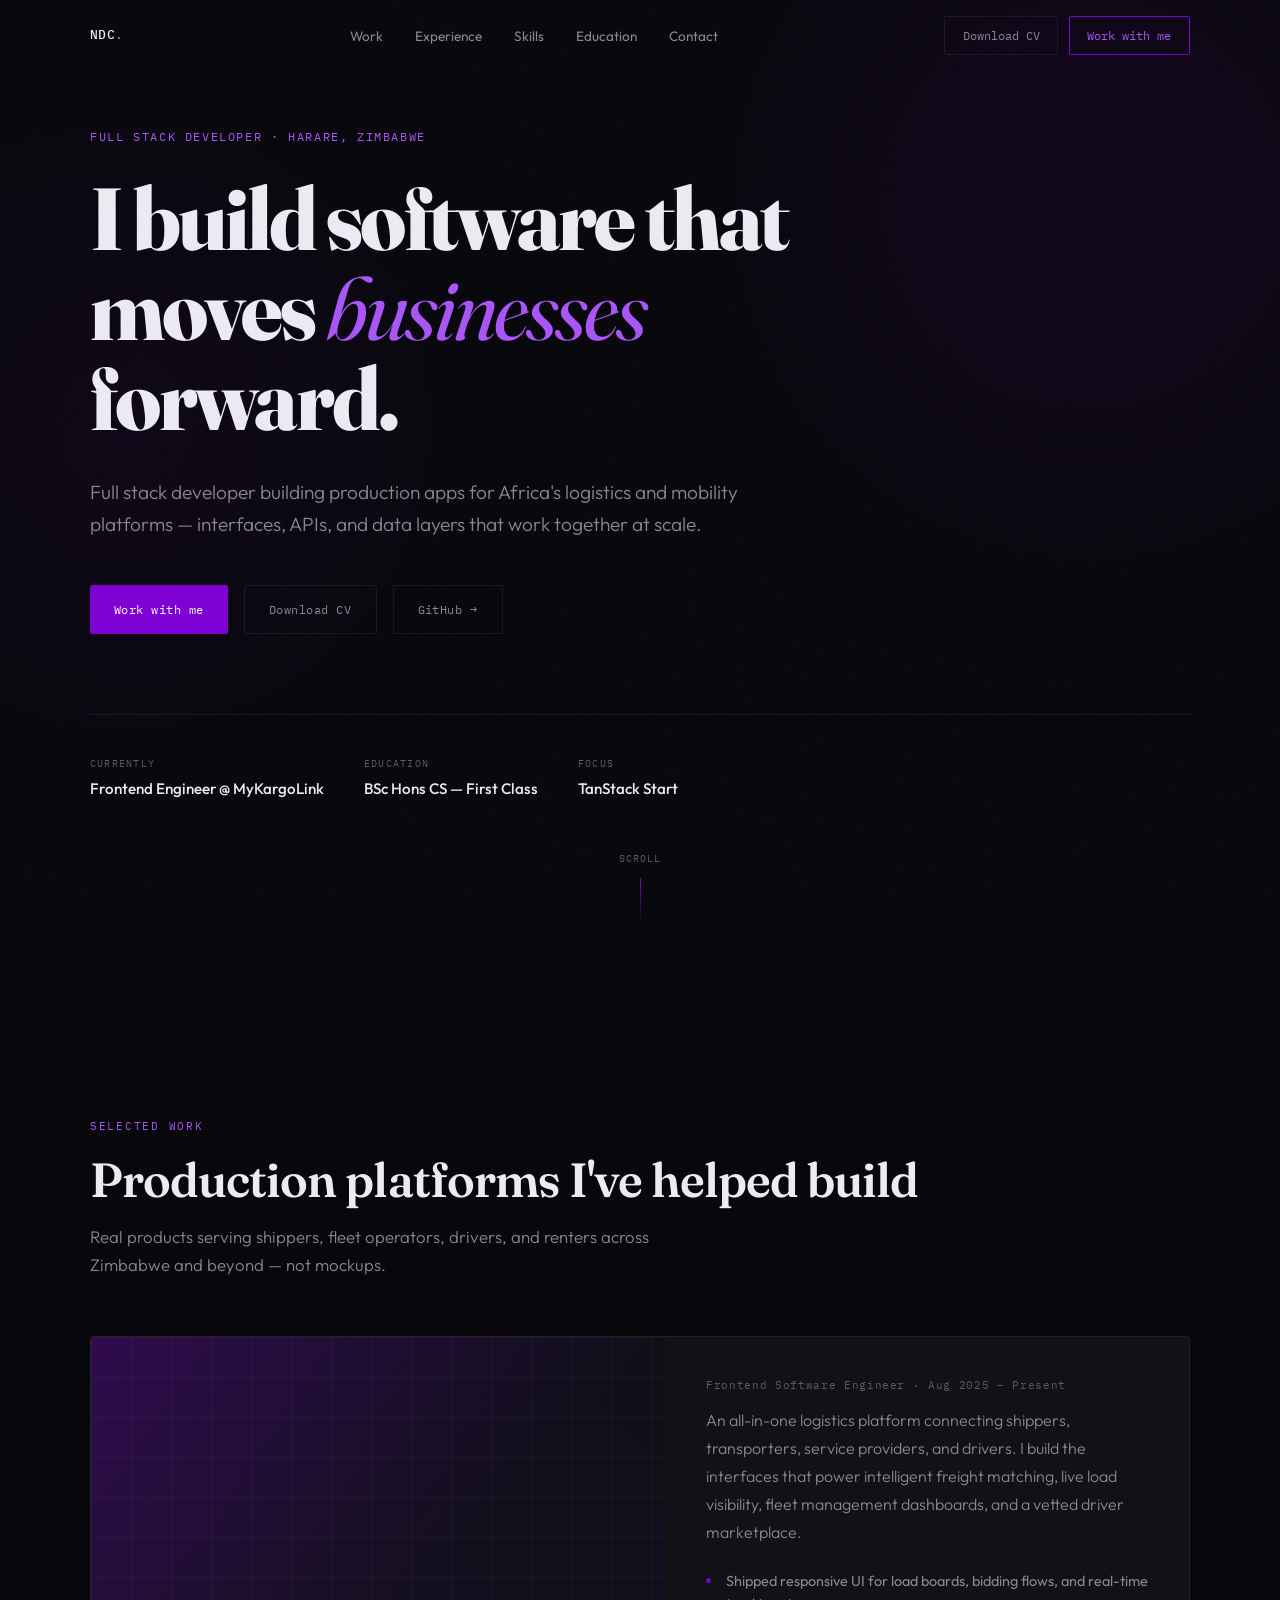
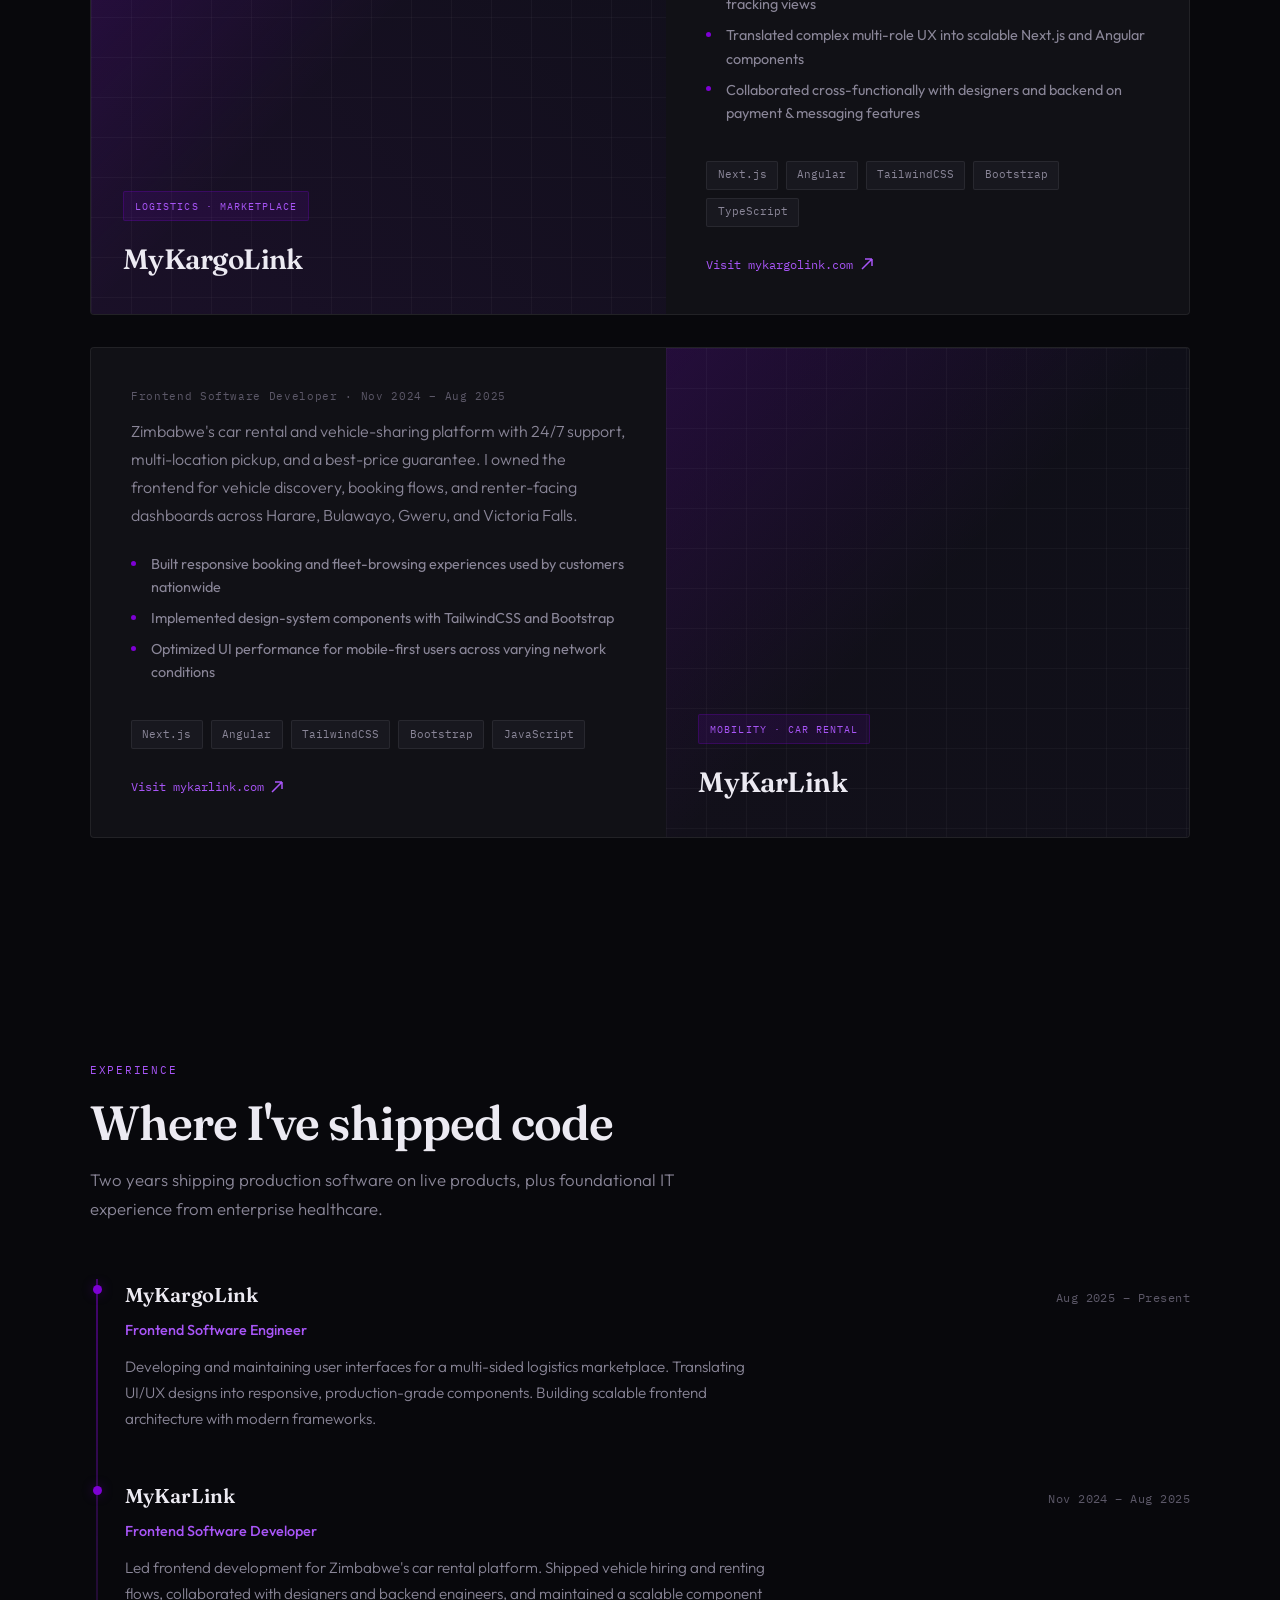
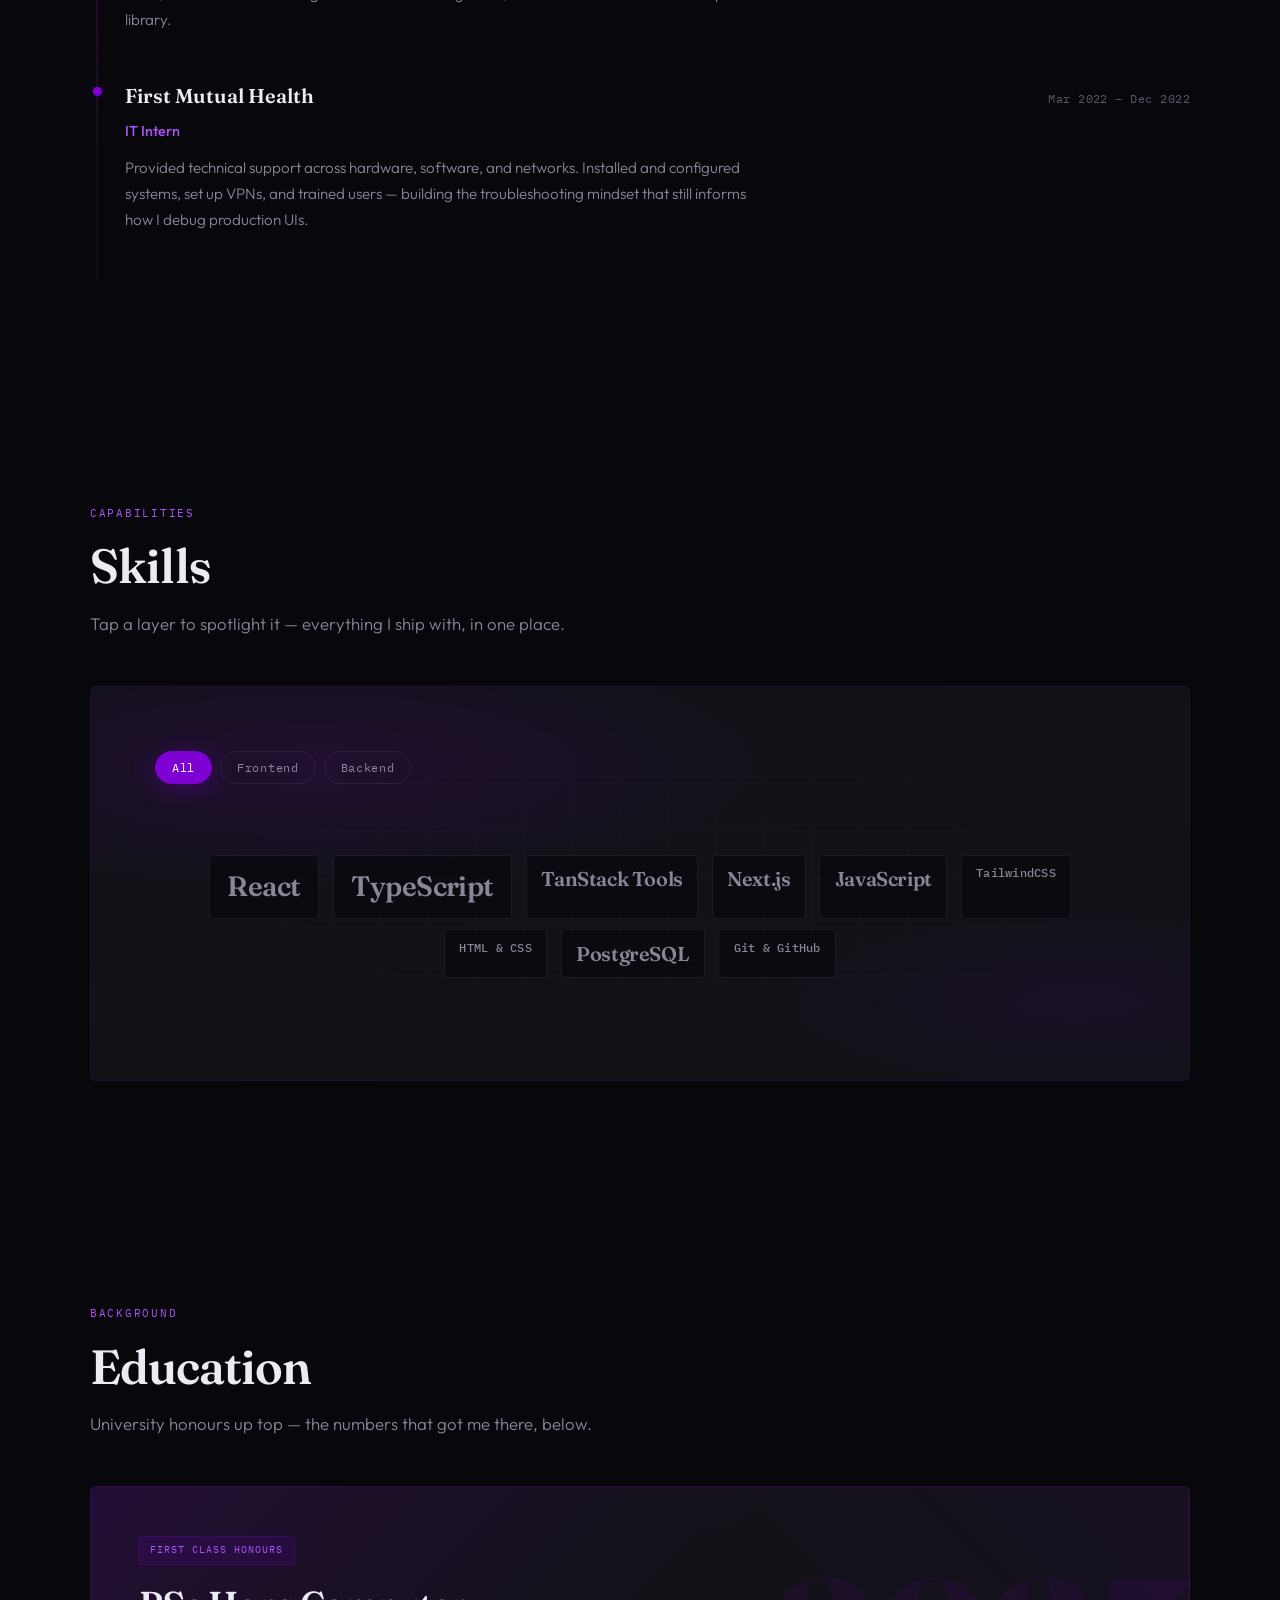
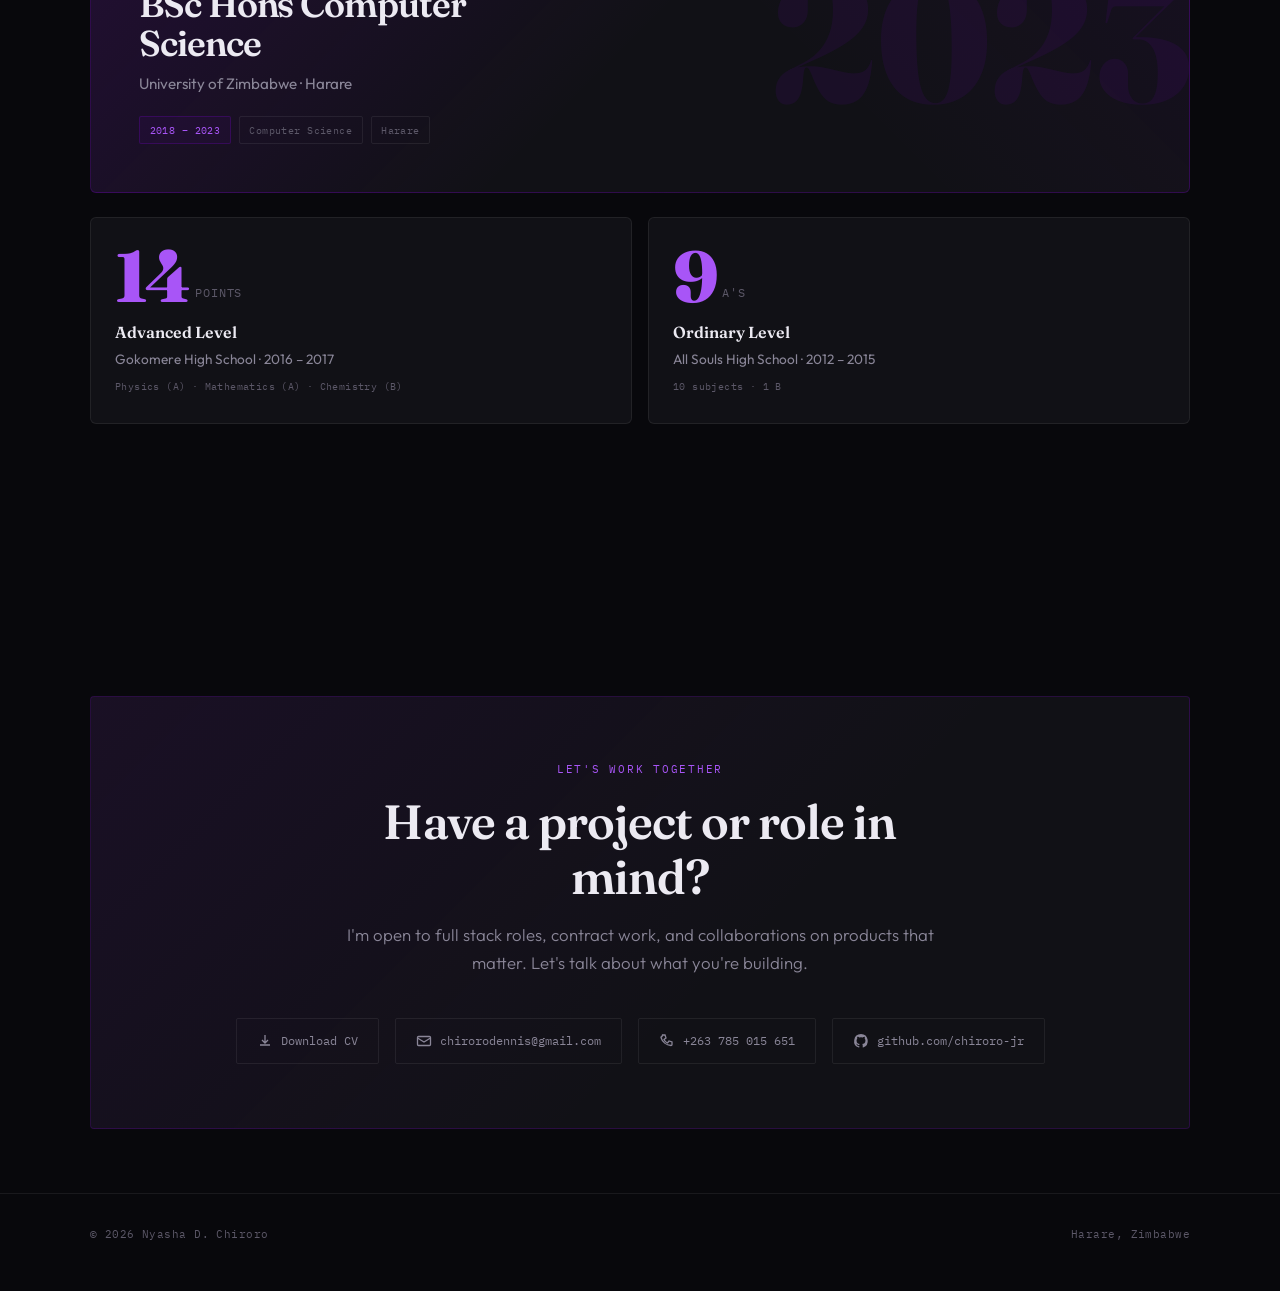
<file: index.html>
<!DOCTYPE html>
<html lang="en">
<head>
  <meta charset="UTF-8">
  <meta name="viewport" content="width=device-width, initial-scale=1.0">
  <title>Nyasha D. Chiroro — Full Stack Developer</title>
  <meta name="description" content="Nyasha D. Chiroro — Full Stack Developer based in Harare, Zimbabwe, currently building logistics and mobility platforms. Remote-friendly and open to work globally. React, TypeScript, TanStack, PostgreSQL.">
  <meta name="author" content="Nyasha D. Chiroro">
  <meta name="robots" content="index, follow">
  <meta name="theme-color" content="#7e01d4">
  <link rel="canonical" href="https://nyashachiroro.com/">
  <link rel="me" href="https://github.com/chiroro-jr/">

  <!-- Open Graph -->
  <meta property="og:type" content="website">
  <meta property="og:site_name" content="Nyasha D. Chiroro">
  <meta property="og:title" content="Nyasha D. Chiroro — Full Stack Developer">
  <meta property="og:description" content="Full Stack Developer based in Harare, Zimbabwe, currently building logistics and mobility platforms. Remote-friendly and open to work globally.">
  <meta property="og:url" content="https://nyashachiroro.com/">
  <meta property="og:locale" content="en">
  <meta property="og:image" content="https://nyashachiroro.com/og-image.jpg">
  <meta property="og:image:secure_url" content="https://nyashachiroro.com/og-image.jpg">
  <meta property="og:image:type" content="image/jpeg">
  <meta property="og:image:width" content="1200">
  <meta property="og:image:height" content="630">
  <meta property="og:image:alt" content="Nyasha D. Chiroro — Full Stack Developer portfolio">

  <!-- Twitter -->
  <meta name="twitter:card" content="summary_large_image">
  <meta name="twitter:title" content="Nyasha D. Chiroro — Full Stack Developer">
  <meta name="twitter:description" content="Full Stack Developer based in Harare, Zimbabwe, currently building logistics and mobility platforms. Remote-friendly and open to work globally.">
  <meta name="twitter:image" content="https://nyashachiroro.com/og-image.jpg">
  <meta name="twitter:image:alt" content="Nyasha D. Chiroro — Full Stack Developer portfolio">

  <script type="application/ld+json">
  {
    "@context": "https://schema.org",
    "@graph": [
      {
        "@type": "WebSite",
        "@id": "https://nyashachiroro.com/#website",
        "url": "https://nyashachiroro.com/",
        "name": "Nyasha D. Chiroro",
        "description": "Portfolio of Nyasha D. Chiroro, Full Stack Developer",
        "inLanguage": "en"
      },
      {
        "@type": "Person",
        "@id": "https://nyashachiroro.com/#person",
        "name": "Nyasha D. Chiroro",
        "url": "https://nyashachiroro.com/",
        "email": "chirorodennis@gmail.com",
        "jobTitle": "Full Stack Developer",
        "description": "Full Stack Developer based in Harare, Zimbabwe, currently building logistics and mobility platforms. Remote-friendly and open to work globally.",
        "address": {
          "@type": "PostalAddress",
          "addressLocality": "Harare",
          "addressCountry": "ZW"
        },
        "sameAs": [
          "https://github.com/chiroro-jr/"
        ],
        "knowsAbout": [
          "TypeScript",
          "JavaScript",
          "React",
          "Next.js",
          "TanStack",
          "HTML",
          "CSS",
          "Tailwind CSS",
          "PostgreSQL"
        ],
        "worksFor": {
          "@type": "Organization",
          "name": "MyKargoLink"
        },
        "alumniOf": {
          "@type": "CollegeOrUniversity",
          "name": "University of Zimbabwe"
        }
      },
      {
        "@type": "ProfilePage",
        "@id": "https://nyashachiroro.com/#profile",
        "url": "https://nyashachiroro.com/",
        "name": "Nyasha D. Chiroro — Full Stack Developer",
        "description": "Portfolio and CV of Nyasha D. Chiroro",
        "mainEntity": { "@id": "https://nyashachiroro.com/#person" },
        "isPartOf": { "@id": "https://nyashachiroro.com/#website" },
        "inLanguage": "en"
      }
    ]
  }
  </script>

  <link rel="preconnect" href="https://fonts.googleapis.com">
  <link rel="preconnect" href="https://fonts.gstatic.com" crossorigin>
  <link href="https://fonts.googleapis.com/css2?family=Fraunces:ital,opsz,wght@0,9..144,400;0,9..144,600;0,9..144,800;1,9..144,400&family=Outfit:wght@300;400;500;600&family=IBM+Plex+Mono:wght@400;500&display=swap" rel="stylesheet">
  <style>
    :root {
      --purple: #7e01d4;
      --purple-light: #a855f7;
      --purple-dim: rgba(126, 1, 212, 0.12);
      --purple-glow: rgba(126, 1, 212, 0.35);
      --bg: #08080c;
      --surface: #111116;
      --surface-raised: #18181f;
      --border: rgba(255, 255, 255, 0.07);
      --text: #eceaf2;
      --text-muted: #8a8698;
      --text-dim: #5c5868;
      --font-display: 'Fraunces', Georgia, serif;
      --font-body: 'Outfit', system-ui, sans-serif;
      --font-mono: 'IBM Plex Mono', monospace;
      --ease-out: cubic-bezier(0.16, 1, 0.3, 1);
      --max-width: 1180px;
    }

    *, *::before, *::after { box-sizing: border-box; margin: 0; padding: 0; }

    html {
      scroll-behavior: smooth;
      scroll-padding-top: 5rem;
    }

    body {
      font-family: var(--font-body);
      background: var(--bg);
      color: var(--text);
      line-height: 1.6;
      overflow-x: hidden;
      -webkit-font-smoothing: antialiased;
    }

    ::selection {
      background: var(--purple);
      color: white;
    }

    /* Grain overlay */
    body::before {
      content: '';
      position: fixed;
      inset: 0;
      background-image: url("data:image/svg+xml,%3Csvg viewBox='0 0 256 256' xmlns='http://www.w3.org/2000/svg'%3E%3Cfilter id='n'%3E%3CfeTurbulence type='fractalNoise' baseFrequency='0.85' numOctaves='4' stitchTiles='stitch'/%3E%3C/filter%3E%3Crect width='100%25' height='100%25' filter='url(%23n)' opacity='0.04'/%3E%3C/svg%3E");
      pointer-events: none;
      z-index: 9999;
      opacity: 0.5;
    }

    /* Ambient glow */
    .ambient {
      position: fixed;
      width: 60vw;
      height: 60vw;
      border-radius: 50%;
      filter: blur(120px);
      pointer-events: none;
      z-index: 0;
    }
    .ambient--1 {
      top: -20%;
      right: -15%;
      background: radial-gradient(circle, var(--purple-glow) 0%, transparent 70%);
      opacity: 0.4;
    }
    .ambient--2 {
      bottom: 10%;
      left: -20%;
      background: radial-gradient(circle, rgba(126, 1, 212, 0.15) 0%, transparent 70%);
      opacity: 0.6;
    }

    a { color: inherit; text-decoration: none; }

    .wrap {
      position: relative;
      z-index: 1;
      width: 100%;
      max-width: var(--max-width);
      margin: 0 auto;
      padding: 0 clamp(1.25rem, 4vw, 2.5rem);
    }

    /* ── Nav ── */
    nav {
      position: fixed;
      top: 0;
      left: 0;
      right: 0;
      z-index: 100;
      padding: 1rem 0;
      transition: background 0.4s var(--ease-out), border-color 0.4s;
      border-bottom: 1px solid transparent;
    }
    nav.scrolled {
      background: rgba(8, 8, 12, 0.85);
      backdrop-filter: blur(16px);
      border-color: var(--border);
    }
    nav .wrap {
      display: flex;
      align-items: center;
      justify-content: space-between;
    }
    .nav-logo {
      font-family: var(--font-mono);
      font-size: 0.8rem;
      font-weight: 500;
      letter-spacing: 0.02em;
      color: var(--text);
    }
    .nav-logo span { color: var(--purple-light); }
    .nav-links {
      display: flex;
      gap: 2rem;
      list-style: none;
    }
    .nav-links a {
      font-size: 0.85rem;
      font-weight: 400;
      color: var(--text-muted);
      transition: color 0.2s;
    }
    .nav-links a:hover { color: var(--text); }
    .nav-actions {
      display: flex;
      align-items: center;
      gap: 0.65rem;
    }
    .nav-cta {
      font-family: var(--font-mono);
      font-size: 0.75rem;
      padding: 0.55rem 1.1rem;
      border: 1px solid var(--purple);
      color: var(--purple-light);
      border-radius: 2px;
      transition: background 0.25s, color 0.25s, box-shadow 0.25s;
    }
    .nav-cta:hover {
      background: var(--purple);
      color: white;
      box-shadow: 0 0 24px var(--purple-glow);
    }
    .nav-cv {
      font-family: var(--font-mono);
      font-size: 0.75rem;
      padding: 0.55rem 1.1rem;
      border: 1px solid var(--border);
      color: var(--text-muted);
      border-radius: 2px;
      transition: border-color 0.25s, color 0.25s, background 0.25s;
    }
    .nav-cv:hover {
      border-color: var(--text-muted);
      color: var(--text);
      background: rgba(255, 255, 255, 0.03);
    }
    .nav-toggle {
      display: none;
      background: none;
      border: none;
      color: var(--text);
      cursor: pointer;
      padding: 0.25rem;
    }

    /* ── Hero ── */
    .hero {
      min-height: 100vh;
      display: flex;
      flex-direction: column;
      justify-content: center;
      padding: 8rem 0 5rem;
      position: relative;
    }
    .hero-eyebrow {
      font-family: var(--font-mono);
      font-size: 0.72rem;
      letter-spacing: 0.14em;
      text-transform: uppercase;
      color: var(--purple-light);
      margin-bottom: 1.75rem;
      opacity: 0;
      animation: fadeUp 0.8s var(--ease-out) 0.1s forwards;
    }
    .hero h1 {
      font-family: var(--font-display);
      font-size: clamp(3rem, 8vw, 5.5rem);
      font-weight: 800;
      line-height: 1.02;
      letter-spacing: -0.03em;
      max-width: 14ch;
      opacity: 0;
      animation: fadeUp 0.9s var(--ease-out) 0.2s forwards;
    }
    .hero h1 em {
      font-style: italic;
      font-weight: 400;
      color: var(--purple-light);
    }
    .hero-sub {
      margin-top: 2rem;
      max-width: 52ch;
      font-size: clamp(1.05rem, 2vw, 1.2rem);
      font-weight: 300;
      color: var(--text-muted);
      line-height: 1.7;
      opacity: 0;
      animation: fadeUp 0.9s var(--ease-out) 0.35s forwards;
    }
    .hero-actions {
      display: flex;
      flex-wrap: wrap;
      gap: 1rem;
      margin-top: 2.75rem;
      opacity: 0;
      animation: fadeUp 0.9s var(--ease-out) 0.5s forwards;
    }
    .btn {
      display: inline-flex;
      align-items: center;
      gap: 0.5rem;
      font-family: var(--font-mono);
      font-size: 0.78rem;
      letter-spacing: 0.04em;
      padding: 0.85rem 1.5rem;
      border-radius: 2px;
      transition: all 0.3s var(--ease-out);
      cursor: pointer;
      border: none;
    }
    .btn-primary {
      background: var(--purple);
      color: white;
    }
    .btn-primary:hover {
      background: var(--purple-light);
      box-shadow: 0 8px 32px var(--purple-glow);
      transform: translateY(-2px);
    }
    .btn-ghost {
      background: transparent;
      color: var(--text-muted);
      border: 1px solid var(--border);
    }
    .btn-ghost:hover {
      border-color: var(--text-muted);
      color: var(--text);
    }
    .hero-meta {
      display: flex;
      flex-wrap: wrap;
      gap: 2.5rem;
      margin-top: 5rem;
      padding-top: 2.5rem;
      border-top: 1px solid var(--border);
      opacity: 0;
      animation: fadeUp 0.9s var(--ease-out) 0.65s forwards;
    }
    .hero-stat-label {
      font-family: var(--font-mono);
      font-size: 0.65rem;
      letter-spacing: 0.12em;
      text-transform: uppercase;
      color: var(--text-dim);
      margin-bottom: 0.35rem;
    }
    .hero-stat-value {
      font-size: 0.95rem;
      font-weight: 500;
      color: var(--text);
    }
    .hero-scroll {
      display: flex;
      flex-direction: column;
      align-items: center;
      margin-top: 3rem;
      font-family: var(--font-mono);
      font-size: 0.65rem;
      letter-spacing: 0.1em;
      text-transform: uppercase;
      color: var(--text-dim);
      opacity: 0;
      animation: fadeUp 1s var(--ease-out) 1s forwards;
    }
    .hero-scroll::after {
      content: '';
      display: block;
      width: 1px;
      height: 48px;
      background: linear-gradient(to bottom, var(--purple), transparent);
      margin: 0.75rem auto 0;
      animation: scrollPulse 2s ease-in-out infinite;
    }

    /* ── Sections ── */
    section { padding: 7rem 0; }
    .section-label {
      font-family: var(--font-mono);
      font-size: 0.68rem;
      letter-spacing: 0.16em;
      text-transform: uppercase;
      color: var(--purple-light);
      margin-bottom: 1rem;
    }
    .section-title {
      font-family: var(--font-display);
      font-size: clamp(2rem, 4.5vw, 3rem);
      font-weight: 600;
      letter-spacing: -0.02em;
      line-height: 1.15;
      margin-bottom: 1rem;
    }
    .section-desc {
      color: var(--text-muted);
      font-weight: 300;
      max-width: 55ch;
      font-size: 1.05rem;
      line-height: 1.7;
    }

    /* ── Work ── */
    .work-grid {
      display: grid;
      gap: 2rem;
      margin-top: 3.5rem;
    }
    .work-card {
      display: grid;
      grid-template-columns: 1fr;
      gap: 0;
      background: var(--surface);
      border: 1px solid var(--border);
      border-radius: 4px;
      overflow: hidden;
      transition: border-color 0.4s, transform 0.4s var(--ease-out);
    }
    @media (min-width: 768px) {
      .work-card { grid-template-columns: 1.1fr 1fr; }
      .work-card:nth-child(even) .work-visual { order: 2; }
    }
    .work-card:hover {
      border-color: rgba(126, 1, 212, 0.35);
      transform: translateY(-4px);
    }
    .work-visual {
      position: relative;
      min-height: 280px;
      overflow: hidden;
      background: var(--surface-raised);
    }
    .work-visual-inner {
      position: absolute;
      inset: 0;
      display: flex;
      flex-direction: column;
      justify-content: flex-end;
      padding: 2rem;
    }
    .work-visual--kargo {
      background:
        linear-gradient(135deg, rgba(126, 1, 212, 0.25) 0%, transparent 50%),
        linear-gradient(225deg, #0f0f18 0%, #1a1028 100%);
    }
    .work-visual--kar {
      background:
        linear-gradient(135deg, rgba(126, 1, 212, 0.18) 0%, transparent 50%),
        linear-gradient(225deg, #0f0f18 0%, #12101a 100%);
    }
    .work-visual-grid {
      position: absolute;
      inset: 0;
      background-image:
        linear-gradient(var(--border) 1px, transparent 1px),
        linear-gradient(90deg, var(--border) 1px, transparent 1px);
      background-size: 40px 40px;
      opacity: 0.5;
    }
    .work-visual-tag {
      position: relative;
      font-family: var(--font-mono);
      font-size: 0.65rem;
      letter-spacing: 0.1em;
      text-transform: uppercase;
      color: var(--purple-light);
      background: var(--purple-dim);
      border: 1px solid rgba(126, 1, 212, 0.25);
      padding: 0.35rem 0.7rem;
      border-radius: 2px;
      width: fit-content;
      margin-bottom: 1rem;
    }
    .work-visual-title {
      position: relative;
      font-family: var(--font-display);
      font-size: 1.75rem;
      font-weight: 600;
      letter-spacing: -0.02em;
    }
    .work-body {
      padding: 2.5rem;
      display: flex;
      flex-direction: column;
      justify-content: center;
    }
    .work-role {
      font-family: var(--font-mono);
      font-size: 0.68rem;
      color: var(--text-dim);
      letter-spacing: 0.06em;
      margin-bottom: 0.75rem;
    }
    .work-desc {
      color: var(--text-muted);
      font-weight: 300;
      line-height: 1.75;
      margin-bottom: 1.5rem;
    }
    .work-highlights {
      list-style: none;
      margin-bottom: 1.75rem;
    }
    .work-highlights li {
      position: relative;
      padding-left: 1.25rem;
      font-size: 0.9rem;
      color: var(--text-muted);
      margin-bottom: 0.5rem;
    }
    .work-highlights li::before {
      content: '';
      position: absolute;
      left: 0;
      top: 0.55em;
      width: 5px;
      height: 5px;
      background: var(--purple);
      border-radius: 50%;
    }
    .work-stack {
      display: flex;
      flex-wrap: wrap;
      gap: 0.5rem;
      margin-bottom: 1.75rem;
    }
    .tag {
      font-family: var(--font-mono);
      font-size: 0.68rem;
      padding: 0.3rem 0.65rem;
      background: var(--surface-raised);
      border: 1px solid var(--border);
      border-radius: 2px;
      color: var(--text-muted);
    }
    .work-link {
      display: inline-flex;
      align-items: center;
      gap: 0.4rem;
      font-family: var(--font-mono);
      font-size: 0.75rem;
      color: var(--purple-light);
      transition: gap 0.25s var(--ease-out);
    }
    .work-link:hover { gap: 0.65rem; }
    .work-link svg { transition: transform 0.25s; }
    .work-link:hover svg { transform: translate(2px, -2px); }

    /* ── Experience ── */
    .timeline {
      --track-x: 7px;
      --track-gap: 1.75rem;
      --dot-size: 9px;
      margin-top: 3.5rem;
      position: relative;
      padding-left: calc(var(--track-x) + var(--track-gap));
    }
    .timeline::before {
      content: '';
      position: absolute;
      left: var(--track-x);
      top: 0;
      bottom: 0;
      width: 1px;
      transform: translateX(-50%);
      background: linear-gradient(to bottom, var(--purple), var(--border) 80%);
    }
    .timeline-item {
      position: relative;
      padding-bottom: 3rem;
    }
    .timeline-item::before {
      content: '';
      position: absolute;
      left: calc(-1 * var(--track-gap) - var(--dot-size) / 2);
      top: 0.38rem;
      width: var(--dot-size);
      height: var(--dot-size);
      background: var(--purple);
      border-radius: 50%;
      box-shadow: 0 0 12px var(--purple-glow);
    }
    .timeline-header {
      display: flex;
      flex-wrap: wrap;
      align-items: baseline;
      justify-content: space-between;
      gap: 0.5rem 1.5rem;
      margin-bottom: 0.5rem;
    }
    .timeline-company {
      font-family: var(--font-display);
      font-size: 1.25rem;
      font-weight: 600;
    }
    .timeline-date {
      font-family: var(--font-mono);
      font-size: 0.72rem;
      color: var(--text-dim);
      letter-spacing: 0.04em;
    }
    .timeline-role {
      font-size: 0.9rem;
      color: var(--purple-light);
      margin-bottom: 0.75rem;
      font-weight: 500;
    }
    .timeline-desc {
      color: var(--text-muted);
      font-weight: 300;
      font-size: 0.95rem;
      line-height: 1.7;
      max-width: 65ch;
    }

    /* ── Skills (cloud) ── */
    .skills-stage {
      position: relative;
      margin-top: 3rem;
      padding: clamp(2.5rem, 6vw, 4rem);
      min-height: 320px;
      border-radius: 6px;
      background:
        radial-gradient(ellipse 80% 60% at 20% 20%, rgba(126, 1, 212, 0.14), transparent 55%),
        radial-gradient(ellipse 60% 50% at 90% 80%, rgba(126, 1, 212, 0.08), transparent 50%),
        var(--surface);
      border: 1px solid rgba(126, 1, 212, 0.15);
      overflow: hidden;
    }
    .skills-stage::before {
      content: '';
      position: absolute;
      inset: 0;
      background-image:
        linear-gradient(var(--border) 1px, transparent 1px),
        linear-gradient(90deg, var(--border) 1px, transparent 1px);
      background-size: 48px 48px;
      mask-image: radial-gradient(ellipse 70% 70% at 50% 50%, black 20%, transparent 75%);
      opacity: 0.35;
      pointer-events: none;
    }
    .skills-filters {
      position: relative;
      display: flex;
      flex-wrap: wrap;
      gap: 0.5rem;
      margin-bottom: 2rem;
    }
    .skills-filter {
      font-family: var(--font-mono);
      font-size: 0.72rem;
      letter-spacing: 0.06em;
      padding: 0.5rem 1rem;
      border: 1px solid var(--border);
      border-radius: 999px;
      background: transparent;
      color: var(--text-muted);
      cursor: pointer;
      transition: all 0.3s var(--ease-out);
    }
    .skills-filter:hover {
      border-color: rgba(126, 1, 212, 0.4);
      color: var(--text);
    }
    .skills-filter.is-active {
      background: var(--purple);
      border-color: var(--purple);
      color: white;
      box-shadow: 0 4px 24px var(--purple-glow);
    }
    .skills-cloud {
      position: relative;
      display: flex;
      flex-wrap: wrap;
      justify-content: center;
      align-content: center;
      gap: 0.65rem 0.85rem;
      min-height: 200px;
    }
    .skill-tag {
      font-family: var(--font-display);
      font-weight: 600;
      letter-spacing: -0.02em;
      padding: 0.45rem 0.9rem;
      border-radius: 4px;
      border: 1px solid var(--border);
      background: rgba(8, 8, 12, 0.6);
      color: var(--text-muted);
      cursor: default;
      transition:
        transform 0.4s var(--ease-out),
        color 0.3s,
        border-color 0.3s,
        box-shadow 0.3s,
        opacity 0.35s;
      animation: skillFloat 6s ease-in-out infinite;
    }
    .skill-tag--lg {
      font-size: clamp(1.35rem, 3vw, 1.75rem);
      padding: 0.55rem 1.1rem;
    }
    .skill-tag--md {
      font-size: clamp(1.05rem, 2vw, 1.25rem);
    }
    .skill-tag--sm {
      font-family: var(--font-mono);
      font-size: 0.78rem;
      font-weight: 500;
      letter-spacing: 0.02em;
    }
    .skill-tag:nth-child(3n) { animation-delay: -1s; }
    .skill-tag:nth-child(3n+1) { animation-delay: -2.5s; }
    .skill-tag:nth-child(3n+2) { animation-delay: -4s; }
    .skill-tag:hover {
      transform: scale(1.06) translateY(-4px);
      color: var(--text);
      border-color: rgba(126, 1, 212, 0.45);
      box-shadow: 0 8px 28px var(--purple-glow);
      z-index: 2;
    }
    .skills-stage.is-filtered .skill-tag:not(.is-highlight) {
      opacity: 0.22;
      transform: scale(0.96);
    }
    .skills-stage.is-filtered .skill-tag.is-highlight {
      color: var(--purple-light);
      border-color: rgba(126, 1, 212, 0.5);
      background: var(--purple-dim);
    }
    @keyframes skillFloat {
      0%, 100% { transform: translateY(0); }
      50% { transform: translateY(-6px); }
    }
    @media (prefers-reduced-motion: reduce) {
      .skill-tag { animation: none; }
    }

    /* ── Education ── */
    .edu-layout {
      margin-top: 3rem;
      display: flex;
      flex-direction: column;
      gap: 1.5rem;
    }
    .edu-card {
      position: relative;
      padding: clamp(2rem, 5vw, 3rem);
      background: var(--surface);
      border: 1px solid var(--border);
      border-radius: 6px;
      overflow: hidden;
      transition: border-color 0.35s, transform 0.35s var(--ease-out);
    }
    .edu-card:hover {
      border-color: rgba(126, 1, 212, 0.28);
      transform: translateY(-3px);
    }
    .edu-card--featured {
      background:
        linear-gradient(135deg, rgba(126, 1, 212, 0.16) 0%, transparent 50%),
        linear-gradient(225deg, rgba(126, 1, 212, 0.06) 0%, transparent 40%),
        var(--surface);
      border-color: rgba(126, 1, 212, 0.25);
    }
    .edu-watermark {
      position: absolute;
      top: 50%;
      right: -0.02em;
      transform: translateY(-50%);
      font-family: var(--font-display);
      font-size: clamp(6rem, 18vw, 11rem);
      font-weight: 800;
      line-height: 1;
      color: rgba(126, 1, 212, 0.09);
      pointer-events: none;
      user-select: none;
    }
    .edu-badge {
      display: inline-block;
      font-family: var(--font-mono);
      font-size: 0.62rem;
      letter-spacing: 0.1em;
      text-transform: uppercase;
      color: var(--purple-light);
      background: var(--purple-dim);
      border: 1px solid rgba(126, 1, 212, 0.25);
      padding: 0.35rem 0.65rem;
      border-radius: 2px;
      margin-bottom: 1.25rem;
    }
    .edu-degree {
      position: relative;
      font-family: var(--font-display);
      font-size: clamp(1.5rem, 3.5vw, 2.25rem);
      font-weight: 600;
      letter-spacing: -0.03em;
      line-height: 1.1;
      margin-bottom: 0.5rem;
      max-width: 16ch;
    }
    .edu-school {
      position: relative;
      font-size: 0.95rem;
      color: var(--text-muted);
      margin-bottom: 1.25rem;
    }
    .edu-meta {
      position: relative;
      display: flex;
      flex-wrap: wrap;
      gap: 0.5rem;
    }
    .edu-meta span {
      font-family: var(--font-mono);
      font-size: 0.65rem;
      letter-spacing: 0.04em;
      color: var(--text-dim);
      padding: 0.3rem 0.6rem;
      border: 1px solid var(--border);
      border-radius: 2px;
    }
    .edu-meta span.highlight {
      color: var(--purple-light);
      border-color: rgba(126, 1, 212, 0.25);
      background: rgba(126, 1, 212, 0.06);
    }
    .edu-stats {
      display: grid;
      gap: 1rem;
    }
    @media (min-width: 640px) {
      .edu-stats { grid-template-columns: 1fr 1fr; }
    }
    .edu-stat {
      position: relative;
      padding: 1.75rem 1.5rem;
      background: var(--surface);
      border: 1px solid var(--border);
      border-radius: 6px;
      overflow: hidden;
      transition: border-color 0.35s, transform 0.35s var(--ease-out);
    }
    .edu-stat::before {
      content: '';
      position: absolute;
      bottom: 0;
      left: 0;
      right: 0;
      height: 3px;
      background: linear-gradient(90deg, var(--purple), transparent);
      opacity: 0;
      transition: opacity 0.35s;
    }
    .edu-stat:hover {
      border-color: rgba(126, 1, 212, 0.3);
      transform: translateY(-3px);
    }
    .edu-stat:hover::before {
      opacity: 1;
    }
    .edu-stat-head {
      display: flex;
      align-items: flex-end;
      gap: 0.35rem;
      margin-bottom: 0.75rem;
    }
    .edu-stat-num {
      font-family: var(--font-display);
      font-size: clamp(3rem, 8vw, 4.5rem);
      font-weight: 800;
      line-height: 0.85;
      letter-spacing: -0.04em;
      color: var(--purple-light);
    }
    .edu-stat-unit {
      font-family: var(--font-mono);
      font-size: 0.72rem;
      letter-spacing: 0.08em;
      text-transform: uppercase;
      color: var(--text-dim);
      padding-bottom: 0.35rem;
    }
    .edu-stat-title {
      font-family: var(--font-display);
      font-size: 1rem;
      font-weight: 600;
      margin-bottom: 0.25rem;
    }
    .edu-stat-school {
      font-size: 0.85rem;
      color: var(--text-muted);
      margin-bottom: 0.5rem;
    }
    .edu-stat-detail {
      font-family: var(--font-mono);
      font-size: 0.62rem;
      letter-spacing: 0.04em;
      color: var(--text-dim);
    }

    /* ── Contact ── */
    .contact {
      padding-bottom: 4rem;
    }
    .contact-box {
      margin-top: 3rem;
      padding: clamp(2.5rem, 6vw, 4rem);
      background:
        linear-gradient(135deg, rgba(126, 1, 212, 0.08) 0%, transparent 60%),
        var(--surface);
      border: 1px solid rgba(126, 1, 212, 0.2);
      border-radius: 4px;
      text-align: center;
    }
    .contact-box .section-title {
      max-width: 20ch;
      margin: 0 auto 1rem;
    }
    .contact-box .section-desc {
      margin: 0 auto 2.5rem;
    }
    .contact-links {
      display: flex;
      flex-wrap: wrap;
      justify-content: center;
      gap: 1rem;
    }
    .contact-link {
      display: inline-flex;
      align-items: center;
      gap: 0.5rem;
      font-family: var(--font-mono);
      font-size: 0.78rem;
      padding: 0.75rem 1.25rem;
      border: 1px solid var(--border);
      border-radius: 2px;
      color: var(--text-muted);
      transition: all 0.25s;
    }
    .contact-link:hover {
      border-color: var(--purple);
      color: var(--purple-light);
      background: var(--purple-dim);
    }

    footer {
      padding: 2rem 0 3rem;
      border-top: 1px solid var(--border);
    }
    footer .wrap {
      display: flex;
      flex-wrap: wrap;
      justify-content: space-between;
      align-items: center;
      gap: 1rem;
    }
    footer p {
      font-family: var(--font-mono);
      font-size: 0.68rem;
      color: var(--text-dim);
      letter-spacing: 0.04em;
    }

    /* ── Reveal on scroll ── */
    .reveal {
      opacity: 0;
      transform: translateY(28px);
      transition: opacity 0.7s var(--ease-out), transform 0.7s var(--ease-out);
    }
    .reveal.visible {
      opacity: 1;
      transform: translateY(0);
    }

    /* ── Animations ── */
    @keyframes fadeUp {
      from { opacity: 0; transform: translateY(24px); }
      to { opacity: 1; transform: translateY(0); }
    }
    @keyframes scrollPulse {
      0%, 100% { opacity: 0.3; transform: scaleY(0.6); transform-origin: top; }
      50% { opacity: 1; transform: scaleY(1); }
    }

    /* ── Mobile nav ── */
    @media (max-width: 640px) {
      .nav-links, .nav-actions { display: none; }
      .nav-toggle { display: block; }
      nav.menu-open .nav-links {
        display: flex;
        flex-direction: column;
        position: absolute;
        top: 100%;
        left: 0;
        right: 0;
        background: rgba(8, 8, 12, 0.97);
        backdrop-filter: blur(16px);
        padding: 1.5rem clamp(1.25rem, 4vw, 2.5rem);
        gap: 1.25rem;
        border-bottom: 1px solid var(--border);
      }
      nav.menu-open .nav-actions {
        display: flex;
        position: absolute;
        top: calc(100% + 9rem);
        right: clamp(1.25rem, 4vw, 2.5rem);
        gap: 0.5rem;
      }
    }
  </style>
</head>
<body>
  <div class="ambient ambient--1" aria-hidden="true"></div>
  <div class="ambient ambient--2" aria-hidden="true"></div>

  <nav id="nav">
    <div class="wrap">
      <a href="#" class="nav-logo">NDC<span>.</span></a>
      <ul class="nav-links">
        <li><a href="#work">Work</a></li>
        <li><a href="#experience">Experience</a></li>
        <li><a href="#skills">Skills</a></li>
        <li><a href="#education">Education</a></li>
        <li><a href="#contact">Contact</a></li>
      </ul>
      <div class="nav-actions">
        <a href="cv.pdf" class="nav-cv" download="Nyasha-Chiroro-CV.pdf">Download CV</a>
        <a href="mailto:chirorodennis@gmail.com" class="nav-cta">Work with me</a>
      </div>
      <button class="nav-toggle" id="navToggle" aria-label="Toggle menu">
        <svg width="24" height="24" viewBox="0 0 24 24" fill="none" stroke="currentColor" stroke-width="1.5">
          <path d="M4 7h16M4 12h16M4 17h16"/>
        </svg>
      </button>
    </div>
  </nav>

  <header class="hero">
    <div class="wrap">
      <p class="hero-eyebrow">Full Stack Developer · Harare, Zimbabwe</p>
      <h1>I build software that moves <em>businesses</em> forward.</h1>
      <p class="hero-sub">
        Full stack developer building production apps for Africa's logistics and mobility platforms — interfaces, APIs, and data layers that work together at scale.
      </p>
      <div class="hero-actions">
        <a href="mailto:chirorodennis@gmail.com" class="btn btn-primary">Work with me</a>
        <a href="cv.pdf" class="btn btn-ghost" download="Nyasha-Chiroro-CV.pdf">Download CV</a>
        <a href="https://github.com/chiroro-jr/" target="_blank" rel="noopener noreferrer" class="btn btn-ghost">
          GitHub →
        </a>
      </div>
      <div class="hero-meta">
        <div>
          <p class="hero-stat-label">Currently</p>
          <p class="hero-stat-value">Frontend Engineer @ MyKargoLink</p>
        </div>
        <div>
          <p class="hero-stat-label">Education</p>
          <p class="hero-stat-value">BSc Hons CS — First Class</p>
        </div>
        <div>
          <p class="hero-stat-label">Focus</p>
          <p class="hero-stat-value">TanStack Start</p>
        </div>
      </div>
      <span class="hero-scroll" aria-hidden="true">Scroll</span>
    </div>
  </header>

  <main>
    <section id="work">
      <div class="wrap">
        <p class="section-label reveal">Selected Work</p>
        <h2 class="section-title reveal">Production platforms I've helped build</h2>
        <p class="section-desc reveal">
          Real products serving shippers, fleet operators, drivers, and renters across Zimbabwe and beyond — not mockups.
        </p>

        <div class="work-grid">
          <article class="work-card reveal">
            <div class="work-visual work-visual--kargo">
              <div class="work-visual-grid" aria-hidden="true"></div>
              <div class="work-visual-inner">
                <span class="work-visual-tag">Logistics · Marketplace</span>
                <h3 class="work-visual-title">MyKargoLink</h3>
              </div>
            </div>
            <div class="work-body">
              <p class="work-role">Frontend Software Engineer · Aug 2025 – Present</p>
              <p class="work-desc">
                An all-in-one logistics platform connecting shippers, transporters, service providers, and drivers. I build the interfaces that power intelligent freight matching, live load visibility, fleet management dashboards, and a vetted driver marketplace.
              </p>
              <ul class="work-highlights">
                <li>Shipped responsive UI for load boards, bidding flows, and real-time tracking views</li>
                <li>Translated complex multi-role UX into scalable Next.js and Angular components</li>
                <li>Collaborated cross-functionally with designers and backend on payment & messaging features</li>
              </ul>
              <div class="work-stack">
                <span class="tag">Next.js</span>
                <span class="tag">Angular</span>
                <span class="tag">TailwindCSS</span>
                <span class="tag">Bootstrap</span>
                <span class="tag">TypeScript</span>
              </div>
              <a href="https://mykargolink.com" target="_blank" rel="noopener noreferrer" class="work-link">
                Visit mykargolink.com
                <svg width="14" height="14" viewBox="0 0 14 14" fill="none" stroke="currentColor" stroke-width="1.5">
                  <path d="M2 12L12 2M12 2H5M12 2V9"/>
                </svg>
              </a>
            </div>
          </article>

          <article class="work-card reveal">
            <div class="work-visual work-visual--kar">
              <div class="work-visual-grid" aria-hidden="true"></div>
              <div class="work-visual-inner">
                <span class="work-visual-tag">Mobility · Car Rental</span>
                <h3 class="work-visual-title">MyKarLink</h3>
              </div>
            </div>
            <div class="work-body">
              <p class="work-role">Frontend Software Developer · Nov 2024 – Aug 2025</p>
              <p class="work-desc">
                Zimbabwe's car rental and vehicle-sharing platform with 24/7 support, multi-location pickup, and a best-price guarantee. I owned the frontend for vehicle discovery, booking flows, and renter-facing dashboards across Harare, Bulawayo, Gweru, and Victoria Falls.
              </p>
              <ul class="work-highlights">
                <li>Built responsive booking and fleet-browsing experiences used by customers nationwide</li>
                <li>Implemented design-system components with TailwindCSS and Bootstrap</li>
                <li>Optimized UI performance for mobile-first users across varying network conditions</li>
              </ul>
              <div class="work-stack">
                <span class="tag">Next.js</span>
                <span class="tag">Angular</span>
                <span class="tag">TailwindCSS</span>
                <span class="tag">Bootstrap</span>
                <span class="tag">JavaScript</span>
              </div>
              <a href="https://mykarlink.com" target="_blank" rel="noopener noreferrer" class="work-link">
                Visit mykarlink.com
                <svg width="14" height="14" viewBox="0 0 14 14" fill="none" stroke="currentColor" stroke-width="1.5">
                  <path d="M2 12L12 2M12 2H5M12 2V9"/>
                </svg>
              </a>
            </div>
          </article>
        </div>
      </div>
    </section>

    <section id="experience">
      <div class="wrap">
        <p class="section-label reveal">Experience</p>
        <h2 class="section-title reveal">Where I've shipped code</h2>
        <p class="section-desc reveal">
          Two years shipping production software on live products, plus foundational IT experience from enterprise healthcare.
        </p>

        <div class="timeline">
          <div class="timeline-item reveal">
            <div class="timeline-header">
              <h3 class="timeline-company">MyKargoLink</h3>
              <span class="timeline-date">Aug 2025 – Present</span>
            </div>
            <p class="timeline-role">Frontend Software Engineer</p>
            <p class="timeline-desc">
              Developing and maintaining user interfaces for a multi-sided logistics marketplace. Translating UI/UX designs into responsive, production-grade components. Building scalable frontend architecture with modern frameworks.
            </p>
          </div>

          <div class="timeline-item reveal">
            <div class="timeline-header">
              <h3 class="timeline-company">MyKarLink</h3>
              <span class="timeline-date">Nov 2024 – Aug 2025</span>
            </div>
            <p class="timeline-role">Frontend Software Developer</p>
            <p class="timeline-desc">
              Led frontend development for Zimbabwe's car rental platform. Shipped vehicle hiring and renting flows, collaborated with designers and backend engineers, and maintained a scalable component library.
            </p>
          </div>

          <div class="timeline-item reveal">
            <div class="timeline-header">
              <h3 class="timeline-company">First Mutual Health</h3>
              <span class="timeline-date">Mar 2022 – Dec 2022</span>
            </div>
            <p class="timeline-role">IT Intern</p>
            <p class="timeline-desc">
              Provided technical support across hardware, software, and networks. Installed and configured systems, set up VPNs, and trained users — building the troubleshooting mindset that still informs how I debug production UIs.
            </p>
          </div>
        </div>
      </div>
    </section>

    <section id="skills">
      <div class="wrap">
        <p class="section-label reveal">Capabilities</p>
        <h2 class="section-title reveal">Skills</h2>
        <p class="section-desc reveal">
          Tap a layer to spotlight it — everything I ship with, in one place.
        </p>

        <div class="skills-stage reveal" id="skillsStage">
          <div class="skills-filters" role="tablist" aria-label="Skill groups">
            <button type="button" class="skills-filter is-active" data-filter="all" role="tab" aria-selected="true">All</button>
            <button type="button" class="skills-filter" data-filter="fe" role="tab" aria-selected="false">Frontend</button>
            <button type="button" class="skills-filter" data-filter="be" role="tab" aria-selected="false">Backend</button>
          </div>
          <div class="skills-cloud">
            <span class="skill-tag skill-tag--lg" data-group="fe">React</span>
            <span class="skill-tag skill-tag--lg" data-group="fe">TypeScript</span>
            <span class="skill-tag skill-tag--md" data-group="fe">TanStack Tools</span>
            <span class="skill-tag skill-tag--md" data-group="fe">Next.js</span>
            <span class="skill-tag skill-tag--md" data-group="fe">JavaScript</span>
            <span class="skill-tag skill-tag--sm" data-group="fe">TailwindCSS</span>
            <span class="skill-tag skill-tag--sm" data-group="fe">HTML &amp; CSS</span>
            <span class="skill-tag skill-tag--md" data-group="be">PostgreSQL</span>
            <span class="skill-tag skill-tag--sm" data-group="be">Git &amp; GitHub</span>
          </div>
        </div>
      </div>
    </section>

    <section id="education">
      <div class="wrap">
        <p class="section-label reveal">Background</p>
        <h2 class="section-title reveal">Education</h2>
        <p class="section-desc reveal">
          University honours up top — the numbers that got me there, below.
        </p>

        <div class="edu-layout">
          <article class="edu-card edu-card--featured reveal">
            <span class="edu-watermark" aria-hidden="true">2023</span>
            <span class="edu-badge">First Class Honours</span>
            <h3 class="edu-degree">BSc Hons Computer Science</h3>
            <p class="edu-school">University of Zimbabwe · Harare</p>
            <div class="edu-meta">
              <span class="highlight">2018 – 2023</span>
              <span>Computer Science</span>
              <span>Harare</span>
            </div>
          </article>

          <div class="edu-stats reveal">
            <div class="edu-stat">
              <div class="edu-stat-head">
                <span class="edu-stat-num">14</span>
                <span class="edu-stat-unit">points</span>
              </div>
              <p class="edu-stat-title">Advanced Level</p>
              <p class="edu-stat-school">Gokomere High School · 2016 – 2017</p>
              <p class="edu-stat-detail">Physics (A) · Mathematics (A) · Chemistry (B)</p>
            </div>
            <div class="edu-stat">
              <div class="edu-stat-head">
                <span class="edu-stat-num">9</span>
                <span class="edu-stat-unit">A's</span>
              </div>
              <p class="edu-stat-title">Ordinary Level</p>
              <p class="edu-stat-school">All Souls High School · 2012 – 2015</p>
              <p class="edu-stat-detail">10 subjects · 1 B</p>
            </div>
          </div>
        </div>
      </div>
    </section>

    <section id="contact" class="contact">
      <div class="wrap">
        <div class="contact-box reveal">
          <p class="section-label">Let's work together</p>
          <h2 class="section-title">Have a project or role in mind?</h2>
          <p class="section-desc">
            I'm open to full stack roles, contract work, and collaborations on products that matter. Let's talk about what you're building.
          </p>
          <div class="contact-links">
            <a href="cv.pdf" class="contact-link" download="Nyasha-Chiroro-CV.pdf">
              <svg width="16" height="16" viewBox="0 0 16 16" fill="none" stroke="currentColor" stroke-width="1.3">
                <path d="M8 2v8M5 7l3 3 3-3M3 12h10"/>
              </svg>
              Download CV
            </a>
            <a href="mailto:chirorodennis@gmail.com" class="contact-link">
              <svg width="16" height="16" viewBox="0 0 16 16" fill="none" stroke="currentColor" stroke-width="1.3">
                <rect x="1.5" y="3.5" width="13" height="9" rx="1"/>
                <path d="M1.5 5l6.5 4 6.5-4"/>
              </svg>
              chirorodennis@gmail.com
            </a>
            <a href="tel:+263785015651" class="contact-link">
              <svg width="16" height="16" viewBox="0 0 16 16" fill="none" stroke="currentColor" stroke-width="1.3">
                <path d="M3.5 2h2.5l1 3-2 1.5a7 7 0 003.5 3.5L10 8l3 1v2.5a1 1 0 01-1 1A11 11 0 012 4.5a1 1 0 011-1z"/>
              </svg>
              +263 785 015 651
            </a>
            <a href="https://github.com/chiroro-jr/" target="_blank" rel="noopener noreferrer" class="contact-link">
              <svg width="16" height="16" viewBox="0 0 16 16" fill="currentColor">
                <path d="M8 1a7 7 0 00-2.2 13.6c.35.06.48-.15.48-.34v-1.2c-1.95.42-2.36-.94-2.36-.94-.32-.82-.78-1.04-.78-1.04-.64-.44.05-.43.05-.43.7.05 1.07.72 1.07.72.63 1.07 1.64.76 2.04.58.06-.45.24-.76.44-.94-1.56-.18-3.2-.78-3.2-3.46 0-.76.27-1.39.72-1.88-.07-.18-.31-.88.07-1.83 0 0 .58-.19 1.92.72a6.5 6.5 0 013.5 0c1.33-.91 1.91-.72 1.91-.72.38.95.14 1.65.07 1.83.45.49.72 1.12.72 1.88 0 2.69-1.65 3.28-3.22 3.46.25.22.48.64.48 1.29v1.91c0 .19.13.41.49.34A7 7 0 008 1z"/>
              </svg>
              github.com/chiroro-jr
            </a>
          </div>
        </div>
      </div>
    </section>
  </main>

  <footer>
    <div class="wrap">
      <p>© 2026 Nyasha D. Chiroro</p>
      <p>Harare, Zimbabwe</p>
    </div>
  </footer>

  <script>
    const nav = document.getElementById('nav');
    const navToggle = document.getElementById('navToggle');

    window.addEventListener('scroll', () => {
      nav.classList.toggle('scrolled', window.scrollY > 40);
    }, { passive: true });

    navToggle.addEventListener('click', () => {
      nav.classList.toggle('menu-open');
    });

    document.querySelectorAll('.nav-links a').forEach(link => {
      link.addEventListener('click', () => nav.classList.remove('menu-open'));
    });

    const reveals = document.querySelectorAll('.reveal');
    const observer = new IntersectionObserver(
      entries => {
        entries.forEach(entry => {
          if (entry.isIntersecting) {
            entry.target.classList.add('visible');
            observer.unobserve(entry.target);
          }
        });
      },
      { threshold: 0.12, rootMargin: '0px 0px -40px 0px' }
    );
    reveals.forEach(el => observer.observe(el));

    const skillsStage = document.getElementById('skillsStage');
    if (skillsStage) {
      const filters = skillsStage.querySelectorAll('.skills-filter');
      const tags = skillsStage.querySelectorAll('.skill-tag');

      filters.forEach(btn => {
        btn.addEventListener('click', () => {
          const group = btn.dataset.filter;

          filters.forEach(f => {
            const active = f === btn;
            f.classList.toggle('is-active', active);
            f.setAttribute('aria-selected', active ? 'true' : 'false');
          });

          if (group === 'all') {
            skillsStage.classList.remove('is-filtered');
            tags.forEach(tag => tag.classList.remove('is-highlight'));
            return;
          }

          skillsStage.classList.add('is-filtered');
          tags.forEach(tag => {
            tag.classList.toggle('is-highlight', tag.dataset.group === group);
          });
        });
      });
    }
  </script>
</body>
</html>
</file>
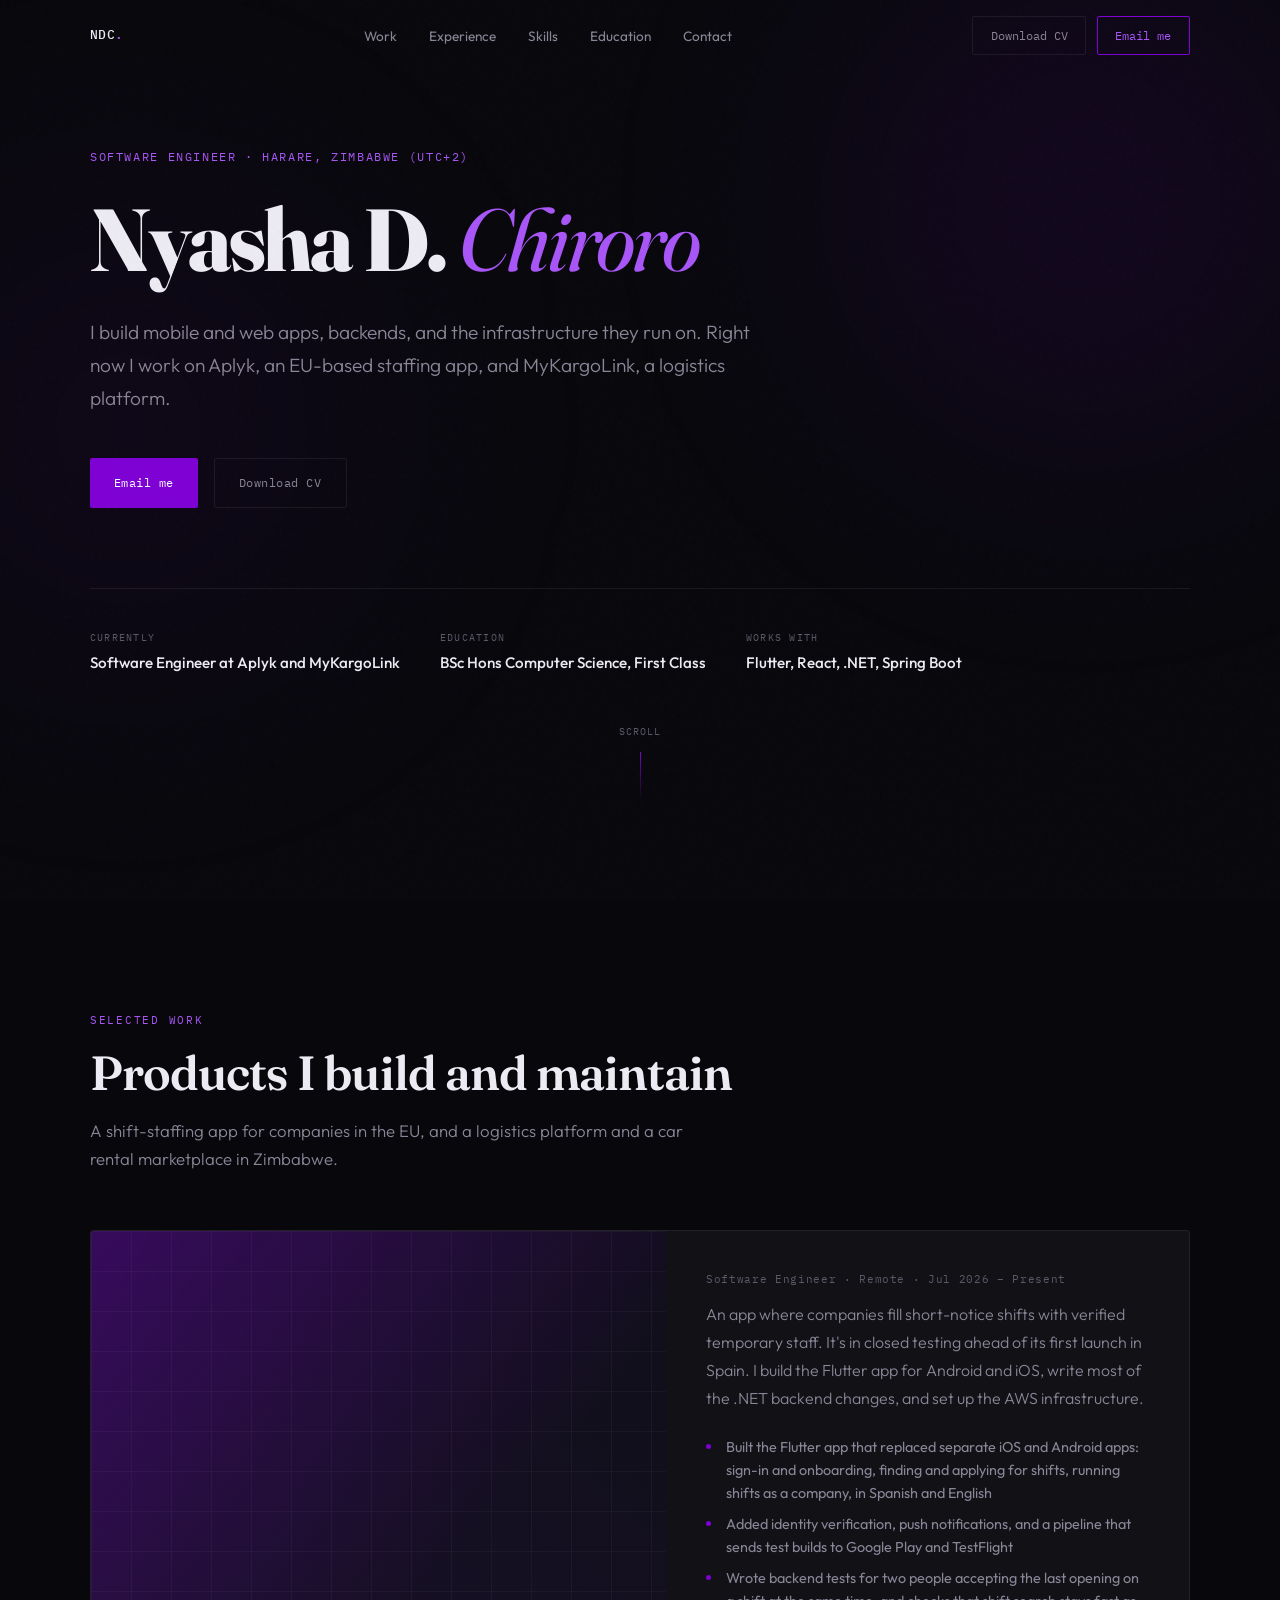
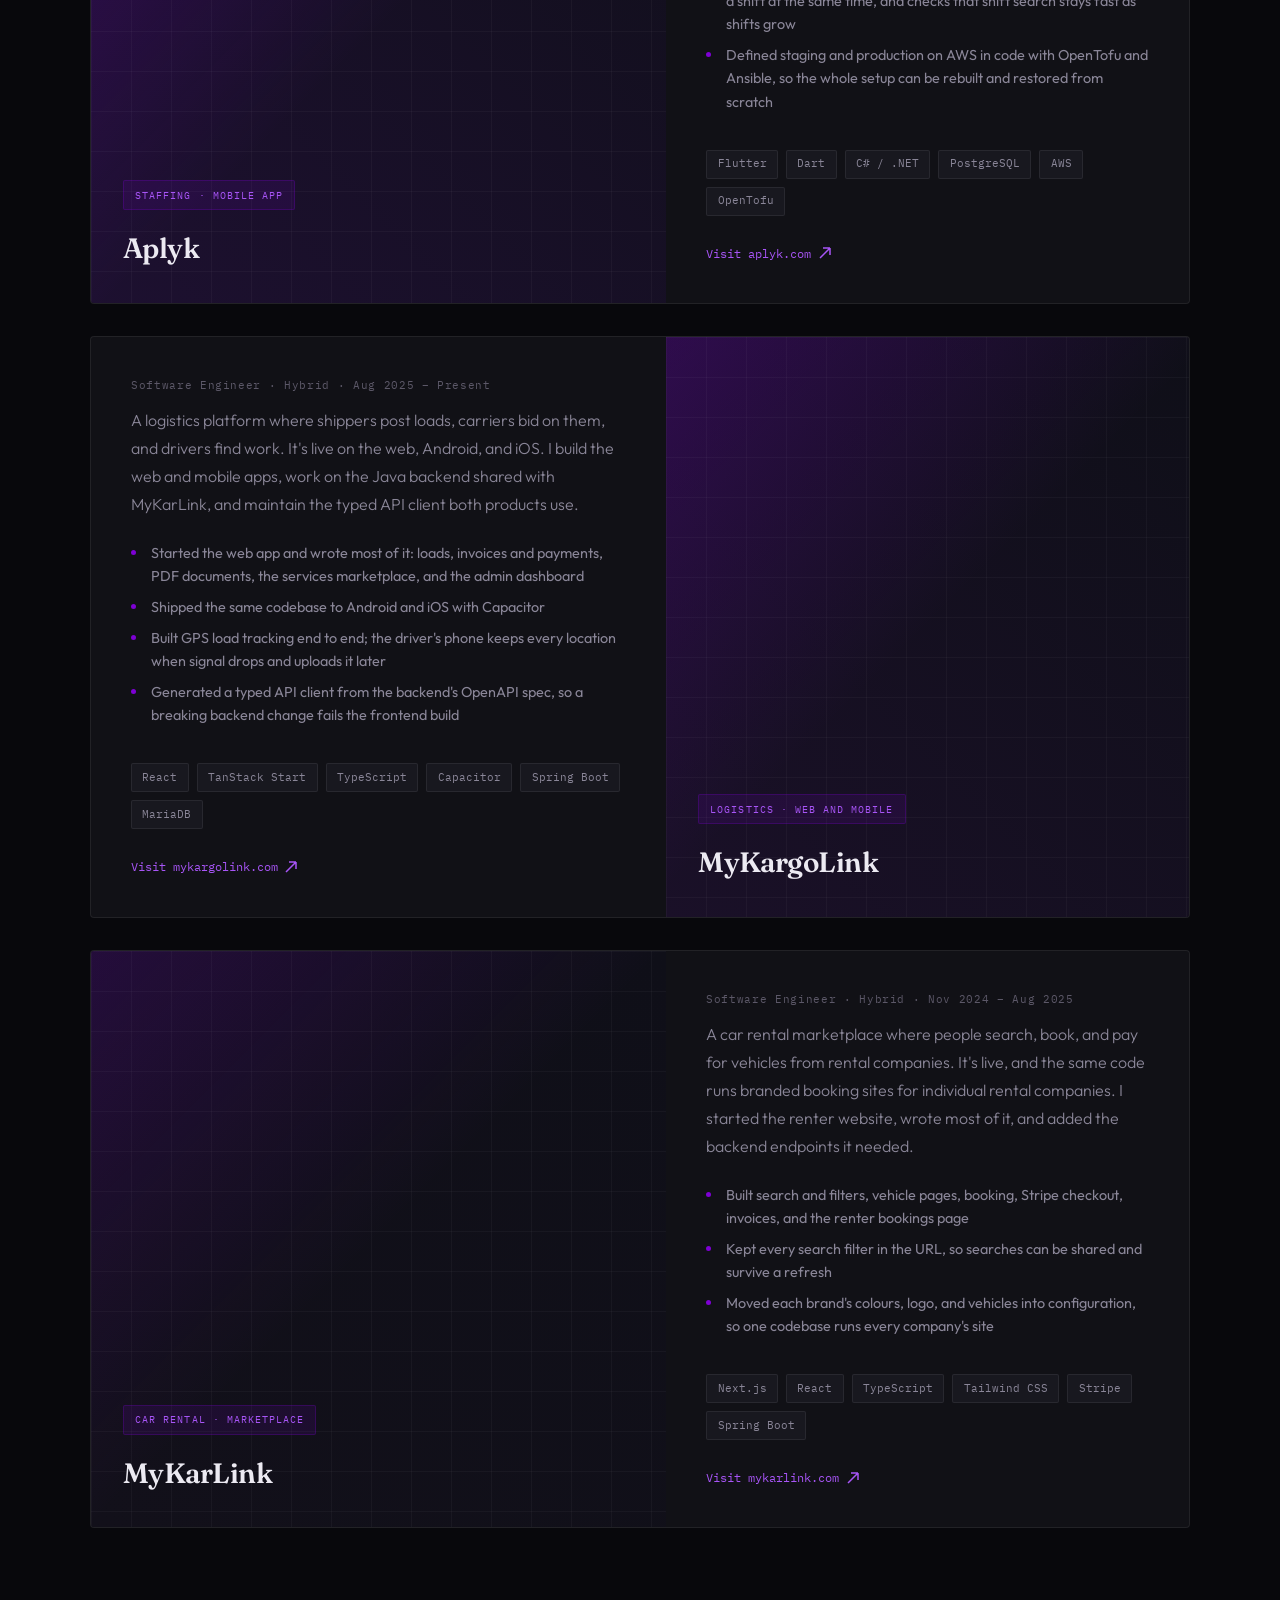
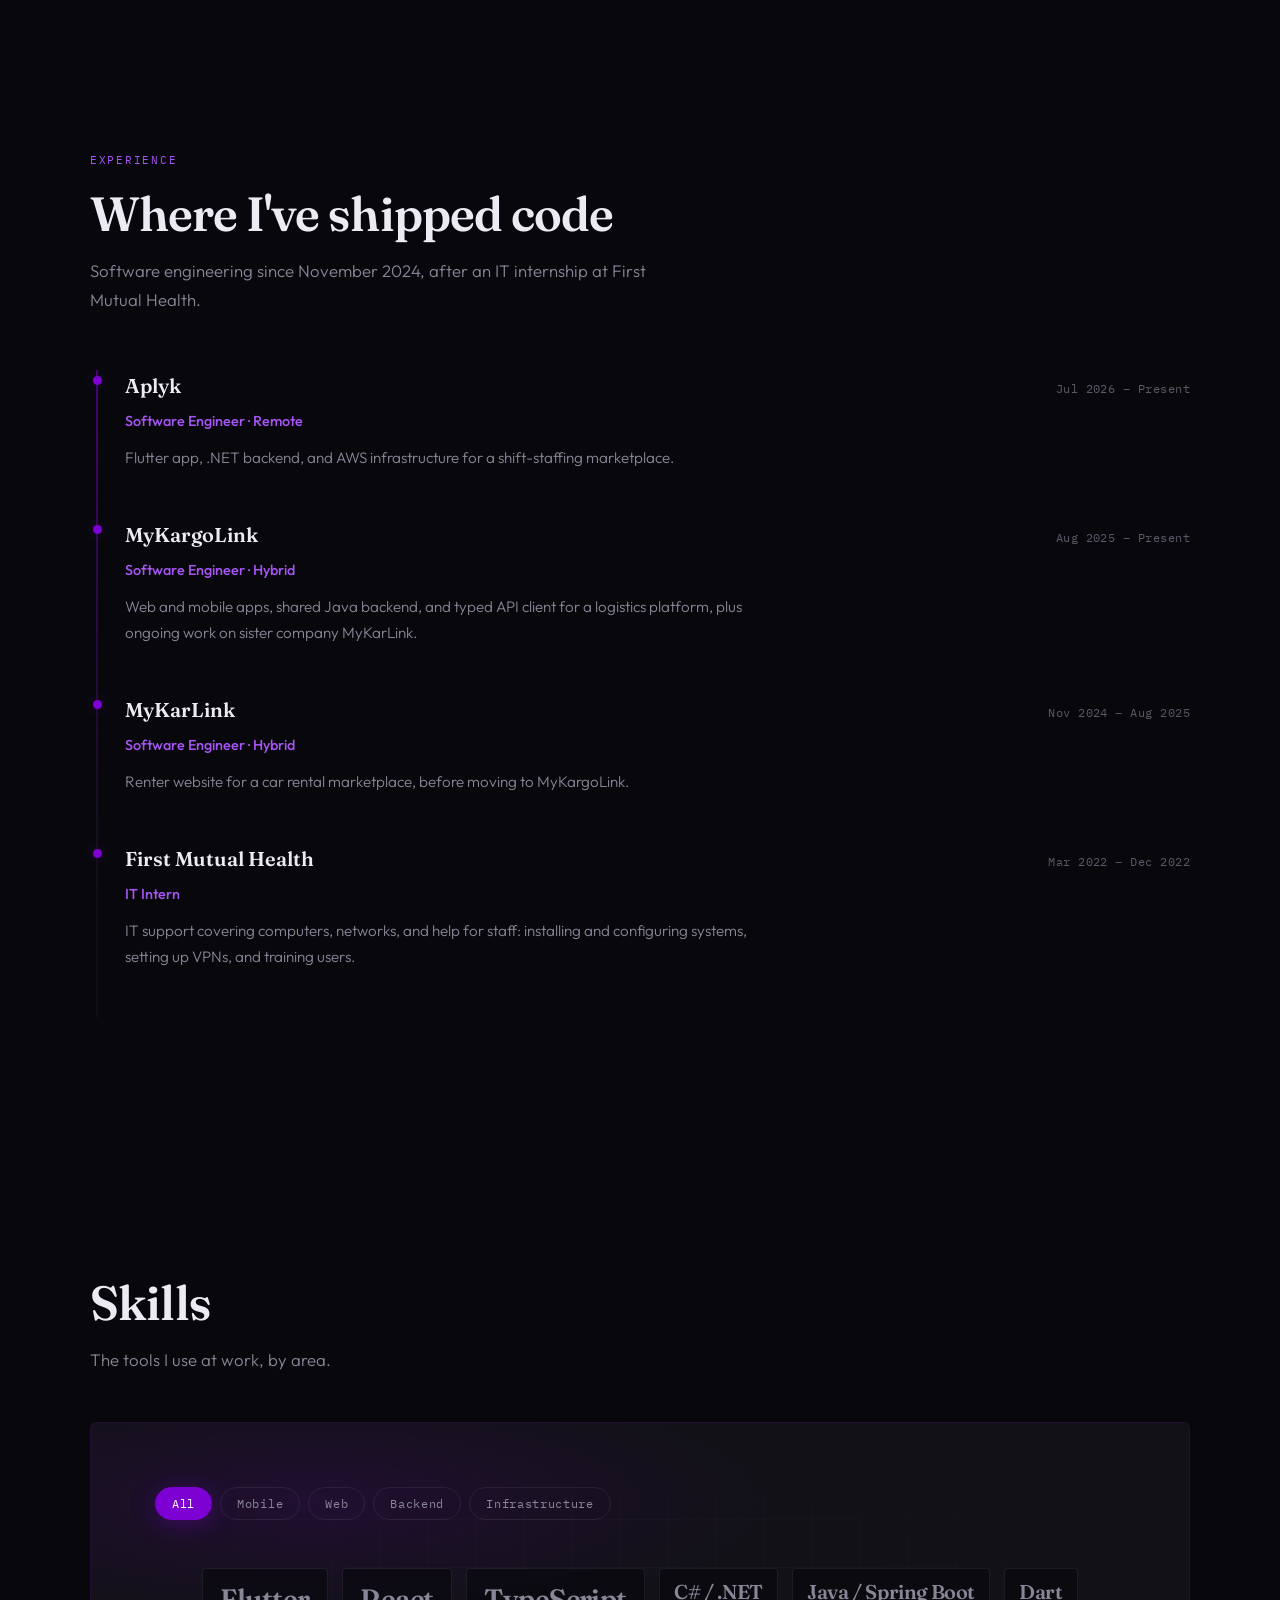
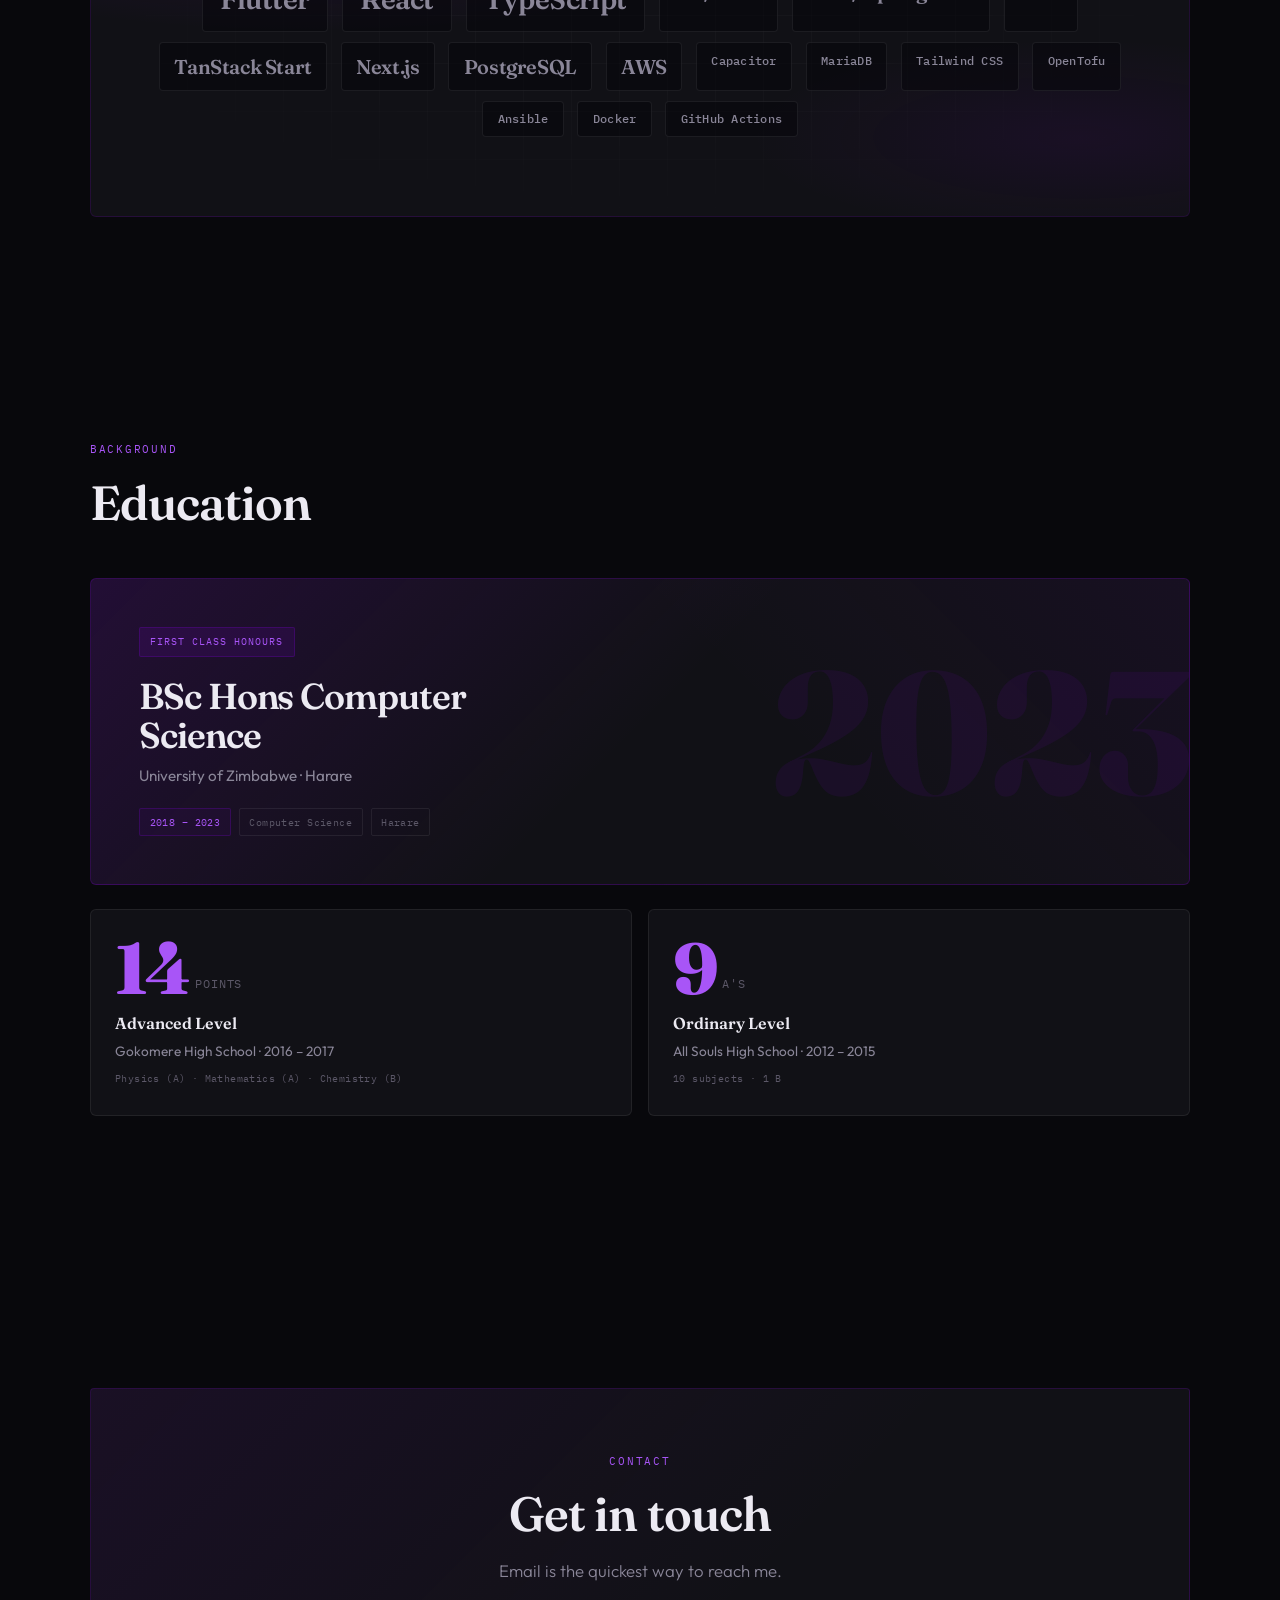
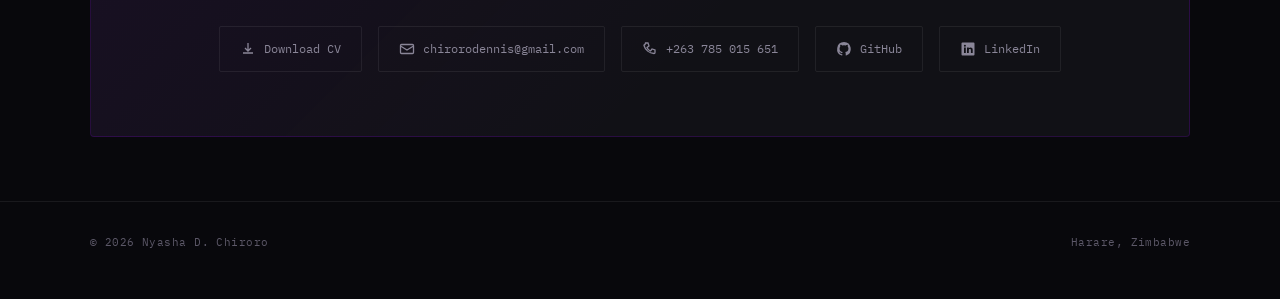
<file: public/index.html>
<!DOCTYPE html>
<html lang="en">
<head>
  <meta charset="UTF-8">
  <meta name="viewport" content="width=device-width, initial-scale=1.0">
  <title>Nyasha D. Chiroro, Software Engineer</title>
  <meta name="description" content="Nyasha D. Chiroro, software engineer in Harare, Zimbabwe. I build mobile and web apps, backends, and the infrastructure they run on, currently at Aplyk and MyKargoLink.">
  <meta name="author" content="Nyasha D. Chiroro">
  <meta name="robots" content="index, follow">
  <meta name="theme-color" content="#7e01d4">
  <link rel="canonical" href="https://nyashachiroro.com/">
  <link rel="me" href="https://github.com/chiroro-jr/">

  <!-- Favicon -->
  <link rel="icon" href="/favicon/favicon.ico" sizes="any">
  <link rel="icon" type="image/png" sizes="32x32" href="/favicon/favicon-32x32.png">
  <link rel="icon" type="image/png" sizes="16x16" href="/favicon/favicon-16x16.png">
  <link rel="apple-touch-icon" sizes="180x180" href="/favicon/apple-touch-icon.png">
  <link rel="manifest" href="/favicon/site.webmanifest">

  <!-- Open Graph -->
  <meta property="og:type" content="website">
  <meta property="og:site_name" content="Nyasha D. Chiroro">
  <meta property="og:title" content="Nyasha D. Chiroro, Software Engineer">
  <meta property="og:description" content="Software engineer in Harare, Zimbabwe. I build mobile and web apps, backends, and the infrastructure they run on, currently at Aplyk and MyKargoLink.">
  <meta property="og:url" content="https://nyashachiroro.com/">
  <meta property="og:locale" content="en">
  <meta property="og:image" content="https://nyashachiroro.com/og-image.jpg">
  <meta property="og:image:secure_url" content="https://nyashachiroro.com/og-image.jpg">
  <meta property="og:image:type" content="image/jpeg">
  <meta property="og:image:width" content="1200">
  <meta property="og:image:height" content="630">
  <meta property="og:image:alt" content="Nyasha D. Chiroro, Software Engineer">

  <!-- Twitter -->
  <meta name="twitter:card" content="summary_large_image">
  <meta name="twitter:title" content="Nyasha D. Chiroro, Software Engineer">
  <meta name="twitter:description" content="Software engineer in Harare, Zimbabwe. I build mobile and web apps, backends, and the infrastructure they run on, currently at Aplyk and MyKargoLink.">
  <meta name="twitter:image" content="https://nyashachiroro.com/og-image.jpg">
  <meta name="twitter:image:alt" content="Nyasha D. Chiroro, Software Engineer">

  <script type="application/ld+json">
  {
    "@context": "https://schema.org",
    "@graph": [
      {
        "@type": "WebSite",
        "@id": "https://nyashachiroro.com/#website",
        "url": "https://nyashachiroro.com/",
        "name": "Nyasha D. Chiroro",
        "description": "Portfolio of Nyasha D. Chiroro, Software Engineer",
        "inLanguage": "en"
      },
      {
        "@type": "Person",
        "@id": "https://nyashachiroro.com/#person",
        "name": "Nyasha D. Chiroro",
        "url": "https://nyashachiroro.com/",
        "email": "chirorodennis@gmail.com",
        "jobTitle": "Software Engineer",
        "description": "Software engineer in Harare, Zimbabwe. I build mobile and web apps, backends, and the infrastructure they run on, currently at Aplyk and MyKargoLink.",
        "address": {
          "@type": "PostalAddress",
          "addressLocality": "Harare",
          "addressCountry": "ZW"
        },
        "sameAs": [
          "https://github.com/chiroro-jr/",
          "https://www.linkedin.com/in/nyasha-chiroro-470038221"
        ],
        "knowsAbout": [
          "Flutter",
          "Dart",
          "React",
          "TypeScript",
          "TanStack Start",
          "Next.js",
          "Java",
          "Spring Boot",
          "C#",
          ".NET",
          "PostgreSQL",
          "MariaDB",
          "AWS",
          "OpenTofu"
        ],
        "worksFor": [
          { "@type": "Organization", "name": "Aplyk", "url": "https://aplyk.com" },
          { "@type": "Organization", "name": "MyKargoLink", "url": "https://mykargolink.com" }
        ],
        "alumniOf": {
          "@type": "CollegeOrUniversity",
          "name": "University of Zimbabwe"
        }
      },
      {
        "@type": "ProfilePage",
        "@id": "https://nyashachiroro.com/#profile",
        "url": "https://nyashachiroro.com/",
        "name": "Nyasha D. Chiroro, Software Engineer",
        "description": "Portfolio and CV of Nyasha D. Chiroro",
        "mainEntity": { "@id": "https://nyashachiroro.com/#person" },
        "isPartOf": { "@id": "https://nyashachiroro.com/#website" },
        "inLanguage": "en"
      }
    ]
  }
  </script>

  <link rel="preconnect" href="https://fonts.googleapis.com">
  <link rel="preconnect" href="https://fonts.gstatic.com" crossorigin>
  <link href="https://fonts.googleapis.com/css2?family=Fraunces:ital,opsz,wght@0,9..144,400;0,9..144,600;0,9..144,800;1,9..144,400&family=Outfit:wght@300;400;500;600&family=IBM+Plex+Mono:wght@400;500&display=swap" rel="stylesheet">
  <style>
    :root {
      --purple: #7e01d4;
      --purple-light: #a855f7;
      --purple-dim: rgba(126, 1, 212, 0.12);
      --purple-glow: rgba(126, 1, 212, 0.35);
      --bg: #08080c;
      --surface: #111116;
      --surface-raised: #18181f;
      --border: rgba(255, 255, 255, 0.07);
      --text: #eceaf2;
      --text-muted: #8a8698;
      --text-dim: #5c5868;
      --font-display: 'Fraunces', Georgia, serif;
      --font-body: 'Outfit', system-ui, sans-serif;
      --font-mono: 'IBM Plex Mono', monospace;
      --ease-out: cubic-bezier(0.16, 1, 0.3, 1);
      --max-width: 1180px;
    }

    *, *::before, *::after { box-sizing: border-box; margin: 0; padding: 0; }

    html {
      scroll-behavior: smooth;
      scroll-padding-top: 5rem;
    }

    body {
      font-family: var(--font-body);
      background: var(--bg);
      color: var(--text);
      line-height: 1.6;
      overflow-x: hidden;
      -webkit-font-smoothing: antialiased;
    }

    ::selection {
      background: var(--purple);
      color: white;
    }

    /* Grain overlay */
    body::before {
      content: '';
      position: fixed;
      inset: 0;
      background-image: url("data:image/svg+xml,%3Csvg viewBox='0 0 256 256' xmlns='http://www.w3.org/2000/svg'%3E%3Cfilter id='n'%3E%3CfeTurbulence type='fractalNoise' baseFrequency='0.85' numOctaves='4' stitchTiles='stitch'/%3E%3C/filter%3E%3Crect width='100%25' height='100%25' filter='url(%23n)' opacity='0.04'/%3E%3C/svg%3E");
      pointer-events: none;
      z-index: 9999;
      opacity: 0.5;
    }

    /* Ambient glow */
    .ambient {
      position: fixed;
      width: 60vw;
      height: 60vw;
      border-radius: 50%;
      filter: blur(120px);
      pointer-events: none;
      z-index: 0;
    }
    .ambient--1 {
      top: -20%;
      right: -15%;
      background: radial-gradient(circle, var(--purple-glow) 0%, transparent 70%);
      opacity: 0.4;
    }
    .ambient--2 {
      bottom: 10%;
      left: -20%;
      background: radial-gradient(circle, rgba(126, 1, 212, 0.15) 0%, transparent 70%);
      opacity: 0.6;
    }

    a { color: inherit; text-decoration: none; }

    .wrap {
      position: relative;
      z-index: 1;
      width: 100%;
      max-width: var(--max-width);
      margin: 0 auto;
      padding: 0 clamp(1.25rem, 4vw, 2.5rem);
    }

    /* ── Nav ── */
    nav {
      position: fixed;
      top: 0;
      left: 0;
      right: 0;
      z-index: 100;
      padding: 1rem 0;
      transition: background 0.4s var(--ease-out), border-color 0.4s;
      border-bottom: 1px solid transparent;
    }
    nav.scrolled {
      background: rgba(8, 8, 12, 0.85);
      backdrop-filter: blur(16px);
      border-color: var(--border);
    }
    nav .wrap {
      display: flex;
      align-items: center;
      justify-content: space-between;
    }
    .nav-logo {
      font-family: var(--font-mono);
      font-size: 0.8rem;
      font-weight: 500;
      letter-spacing: 0.02em;
      color: var(--text);
    }
    .nav-logo span { color: var(--purple-light); }
    .nav-links {
      display: flex;
      gap: 2rem;
      list-style: none;
    }
    .nav-links a {
      font-size: 0.85rem;
      font-weight: 400;
      color: var(--text-muted);
      transition: color 0.2s;
    }
    .nav-links a:hover { color: var(--text); }
    .nav-actions {
      display: flex;
      align-items: center;
      gap: 0.65rem;
    }
    .nav-cta {
      font-family: var(--font-mono);
      font-size: 0.75rem;
      padding: 0.55rem 1.1rem;
      border: 1px solid var(--purple);
      color: var(--purple-light);
      border-radius: 2px;
      transition: background 0.25s, color 0.25s, box-shadow 0.25s;
    }
    .nav-cta:hover {
      background: var(--purple);
      color: white;
      box-shadow: 0 0 24px var(--purple-glow);
    }
    .nav-cv {
      font-family: var(--font-mono);
      font-size: 0.75rem;
      padding: 0.55rem 1.1rem;
      border: 1px solid var(--border);
      color: var(--text-muted);
      border-radius: 2px;
      transition: border-color 0.25s, color 0.25s, background 0.25s;
    }
    .nav-cv:hover {
      border-color: var(--text-muted);
      color: var(--text);
      background: rgba(255, 255, 255, 0.03);
    }
    .nav-toggle {
      display: none;
      background: none;
      border: none;
      color: var(--text);
      cursor: pointer;
      padding: 0.25rem;
    }

    /* ── Hero ── */
    .hero {
      min-height: 100vh;
      display: flex;
      flex-direction: column;
      justify-content: center;
      padding: 8rem 0 5rem;
      position: relative;
    }
    .hero-eyebrow {
      font-family: var(--font-mono);
      font-size: 0.72rem;
      letter-spacing: 0.14em;
      text-transform: uppercase;
      color: var(--purple-light);
      margin-bottom: 1.75rem;
      opacity: 0;
      animation: fadeUp 0.8s var(--ease-out) 0.1s forwards;
    }
    .hero h1 {
      font-family: var(--font-display);
      font-size: clamp(3rem, 8vw, 5.5rem);
      font-weight: 800;
      line-height: 1.02;
      letter-spacing: -0.03em;
      max-width: 14ch;
      opacity: 0;
      animation: fadeUp 0.9s var(--ease-out) 0.2s forwards;
    }
    .hero h1 em {
      font-style: italic;
      font-weight: 400;
      color: var(--purple-light);
    }
    .hero-sub {
      margin-top: 2rem;
      max-width: 52ch;
      font-size: clamp(1.05rem, 2vw, 1.2rem);
      font-weight: 300;
      color: var(--text-muted);
      line-height: 1.7;
      opacity: 0;
      animation: fadeUp 0.9s var(--ease-out) 0.35s forwards;
    }
    .hero-actions {
      display: flex;
      flex-wrap: wrap;
      gap: 1rem;
      margin-top: 2.75rem;
      opacity: 0;
      animation: fadeUp 0.9s var(--ease-out) 0.5s forwards;
    }
    .btn {
      display: inline-flex;
      align-items: center;
      gap: 0.5rem;
      font-family: var(--font-mono);
      font-size: 0.78rem;
      letter-spacing: 0.04em;
      padding: 0.85rem 1.5rem;
      border-radius: 2px;
      transition: all 0.3s var(--ease-out);
      cursor: pointer;
      border: none;
    }
    .btn-primary {
      background: var(--purple);
      color: white;
    }
    .btn-primary:hover {
      background: var(--purple-light);
      box-shadow: 0 8px 32px var(--purple-glow);
      transform: translateY(-2px);
    }
    .btn-ghost {
      background: transparent;
      color: var(--text-muted);
      border: 1px solid var(--border);
    }
    .btn-ghost:hover {
      border-color: var(--text-muted);
      color: var(--text);
    }
    .hero-meta {
      display: flex;
      flex-wrap: wrap;
      gap: 2.5rem;
      margin-top: 5rem;
      padding-top: 2.5rem;
      border-top: 1px solid var(--border);
      opacity: 0;
      animation: fadeUp 0.9s var(--ease-out) 0.65s forwards;
    }
    .hero-stat-label {
      font-family: var(--font-mono);
      font-size: 0.65rem;
      letter-spacing: 0.12em;
      text-transform: uppercase;
      color: var(--text-dim);
      margin-bottom: 0.35rem;
    }
    .hero-stat-value {
      font-size: 0.95rem;
      font-weight: 500;
      color: var(--text);
    }
    .hero-scroll {
      display: flex;
      flex-direction: column;
      align-items: center;
      margin-top: 3rem;
      font-family: var(--font-mono);
      font-size: 0.65rem;
      letter-spacing: 0.1em;
      text-transform: uppercase;
      color: var(--text-dim);
      opacity: 0;
      animation: fadeUp 1s var(--ease-out) 1s forwards;
    }
    .hero-scroll::after {
      content: '';
      display: block;
      width: 1px;
      height: 48px;
      background: linear-gradient(to bottom, var(--purple), transparent);
      margin: 0.75rem auto 0;
      animation: scrollPulse 2s ease-in-out infinite;
    }

    /* ── Sections ── */
    section { padding: 7rem 0; }
    .section-label {
      font-family: var(--font-mono);
      font-size: 0.68rem;
      letter-spacing: 0.16em;
      text-transform: uppercase;
      color: var(--purple-light);
      margin-bottom: 1rem;
    }
    .section-title {
      font-family: var(--font-display);
      font-size: clamp(2rem, 4.5vw, 3rem);
      font-weight: 600;
      letter-spacing: -0.02em;
      line-height: 1.15;
      margin-bottom: 1rem;
    }
    .section-desc {
      color: var(--text-muted);
      font-weight: 300;
      max-width: 55ch;
      font-size: 1.05rem;
      line-height: 1.7;
    }

    /* ── Work ── */
    .work-grid {
      display: grid;
      gap: 2rem;
      margin-top: 3.5rem;
    }
    .work-card {
      display: grid;
      grid-template-columns: 1fr;
      gap: 0;
      background: var(--surface);
      border: 1px solid var(--border);
      border-radius: 4px;
      overflow: hidden;
      transition: border-color 0.4s, transform 0.4s var(--ease-out);
    }
    @media (min-width: 768px) {
      .work-card { grid-template-columns: 1.1fr 1fr; }
      .work-card:nth-child(even) .work-visual { order: 2; }
    }
    .work-card:hover {
      border-color: rgba(126, 1, 212, 0.35);
      transform: translateY(-4px);
    }
    .work-visual {
      position: relative;
      min-height: 280px;
      overflow: hidden;
      background: var(--surface-raised);
    }
    .work-visual-inner {
      position: absolute;
      inset: 0;
      display: flex;
      flex-direction: column;
      justify-content: flex-end;
      padding: 2rem;
    }
    .work-visual--kargo {
      background:
        linear-gradient(135deg, rgba(126, 1, 212, 0.25) 0%, transparent 50%),
        linear-gradient(225deg, #0f0f18 0%, #1a1028 100%);
    }
    .work-visual--aplyk {
      background:
        linear-gradient(135deg, rgba(126, 1, 212, 0.32) 0%, transparent 55%),
        linear-gradient(225deg, #0f0f18 0%, #1d1030 100%);
    }
    .work-visual--kar {
      background:
        linear-gradient(135deg, rgba(126, 1, 212, 0.18) 0%, transparent 50%),
        linear-gradient(225deg, #0f0f18 0%, #12101a 100%);
    }
    .work-visual-grid {
      position: absolute;
      inset: 0;
      background-image:
        linear-gradient(var(--border) 1px, transparent 1px),
        linear-gradient(90deg, var(--border) 1px, transparent 1px);
      background-size: 40px 40px;
      opacity: 0.5;
    }
    .work-visual-tag {
      position: relative;
      font-family: var(--font-mono);
      font-size: 0.65rem;
      letter-spacing: 0.1em;
      text-transform: uppercase;
      color: var(--purple-light);
      background: var(--purple-dim);
      border: 1px solid rgba(126, 1, 212, 0.25);
      padding: 0.35rem 0.7rem;
      border-radius: 2px;
      width: fit-content;
      margin-bottom: 1rem;
    }
    .work-visual-title {
      position: relative;
      font-family: var(--font-display);
      font-size: 1.75rem;
      font-weight: 600;
      letter-spacing: -0.02em;
    }
    .work-body {
      padding: 2.5rem;
      display: flex;
      flex-direction: column;
      justify-content: center;
    }
    .work-role {
      font-family: var(--font-mono);
      font-size: 0.68rem;
      color: var(--text-dim);
      letter-spacing: 0.06em;
      margin-bottom: 0.75rem;
    }
    .work-desc {
      color: var(--text-muted);
      font-weight: 300;
      line-height: 1.75;
      margin-bottom: 1.5rem;
    }
    .work-highlights {
      list-style: none;
      margin-bottom: 1.75rem;
    }
    .work-highlights li {
      position: relative;
      padding-left: 1.25rem;
      font-size: 0.9rem;
      color: var(--text-muted);
      margin-bottom: 0.5rem;
    }
    .work-highlights li::before {
      content: '';
      position: absolute;
      left: 0;
      top: 0.55em;
      width: 5px;
      height: 5px;
      background: var(--purple);
      border-radius: 50%;
    }
    .work-stack {
      display: flex;
      flex-wrap: wrap;
      gap: 0.5rem;
      margin-bottom: 1.75rem;
    }
    .tag {
      font-family: var(--font-mono);
      font-size: 0.68rem;
      padding: 0.3rem 0.65rem;
      background: var(--surface-raised);
      border: 1px solid var(--border);
      border-radius: 2px;
      color: var(--text-muted);
    }
    .work-link {
      display: inline-flex;
      align-items: center;
      gap: 0.4rem;
      font-family: var(--font-mono);
      font-size: 0.75rem;
      color: var(--purple-light);
      transition: gap 0.25s var(--ease-out);
    }
    .work-link:hover { gap: 0.65rem; }
    .work-link svg { transition: transform 0.25s; }
    .work-link:hover svg { transform: translate(2px, -2px); }

    /* ── Experience ── */
    .timeline {
      --track-x: 7px;
      --track-gap: 1.75rem;
      --dot-size: 9px;
      margin-top: 3.5rem;
      position: relative;
      padding-left: calc(var(--track-x) + var(--track-gap));
    }
    .timeline::before {
      content: '';
      position: absolute;
      left: var(--track-x);
      top: 0;
      bottom: 0;
      width: 1px;
      transform: translateX(-50%);
      background: linear-gradient(to bottom, var(--purple), var(--border) 80%);
    }
    .timeline-item {
      position: relative;
      padding-bottom: 3rem;
    }
    .timeline-item::before {
      content: '';
      position: absolute;
      left: calc(-1 * var(--track-gap) - var(--dot-size) / 2);
      top: 0.38rem;
      width: var(--dot-size);
      height: var(--dot-size);
      background: var(--purple);
      border-radius: 50%;
      box-shadow: 0 0 12px var(--purple-glow);
    }
    .timeline-header {
      display: flex;
      flex-wrap: wrap;
      align-items: baseline;
      justify-content: space-between;
      gap: 0.5rem 1.5rem;
      margin-bottom: 0.5rem;
    }
    .timeline-company {
      font-family: var(--font-display);
      font-size: 1.25rem;
      font-weight: 600;
    }
    .timeline-date {
      font-family: var(--font-mono);
      font-size: 0.72rem;
      color: var(--text-dim);
      letter-spacing: 0.04em;
    }
    .timeline-role {
      font-size: 0.9rem;
      color: var(--purple-light);
      margin-bottom: 0.75rem;
      font-weight: 500;
    }
    .timeline-desc {
      color: var(--text-muted);
      font-weight: 300;
      font-size: 0.95rem;
      line-height: 1.7;
      max-width: 65ch;
    }

    /* ── Skills (cloud) ── */
    .skills-stage {
      position: relative;
      margin-top: 3rem;
      padding: clamp(2.5rem, 6vw, 4rem);
      min-height: 320px;
      border-radius: 6px;
      background:
        radial-gradient(ellipse 80% 60% at 20% 20%, rgba(126, 1, 212, 0.14), transparent 55%),
        radial-gradient(ellipse 60% 50% at 90% 80%, rgba(126, 1, 212, 0.08), transparent 50%),
        var(--surface);
      border: 1px solid rgba(126, 1, 212, 0.15);
      overflow: hidden;
    }
    .skills-stage::before {
      content: '';
      position: absolute;
      inset: 0;
      background-image:
        linear-gradient(var(--border) 1px, transparent 1px),
        linear-gradient(90deg, var(--border) 1px, transparent 1px);
      background-size: 48px 48px;
      mask-image: radial-gradient(ellipse 70% 70% at 50% 50%, black 20%, transparent 75%);
      opacity: 0.35;
      pointer-events: none;
    }
    .skills-filters {
      position: relative;
      display: flex;
      flex-wrap: wrap;
      gap: 0.5rem;
      margin-bottom: 2rem;
    }
    .skills-filter {
      font-family: var(--font-mono);
      font-size: 0.72rem;
      letter-spacing: 0.06em;
      padding: 0.5rem 1rem;
      border: 1px solid var(--border);
      border-radius: 999px;
      background: transparent;
      color: var(--text-muted);
      cursor: pointer;
      transition: all 0.3s var(--ease-out);
    }
    .skills-filter:hover {
      border-color: rgba(126, 1, 212, 0.4);
      color: var(--text);
    }
    .skills-filter.is-active {
      background: var(--purple);
      border-color: var(--purple);
      color: white;
      box-shadow: 0 4px 24px var(--purple-glow);
    }
    .skills-cloud {
      position: relative;
      display: flex;
      flex-wrap: wrap;
      justify-content: center;
      align-content: center;
      gap: 0.65rem 0.85rem;
      min-height: 200px;
    }
    .skill-tag {
      font-family: var(--font-display);
      font-weight: 600;
      letter-spacing: -0.02em;
      padding: 0.45rem 0.9rem;
      border-radius: 4px;
      border: 1px solid var(--border);
      background: rgba(8, 8, 12, 0.6);
      color: var(--text-muted);
      cursor: default;
      transition:
        transform 0.4s var(--ease-out),
        color 0.3s,
        border-color 0.3s,
        box-shadow 0.3s,
        opacity 0.35s;
      animation: skillFloat 6s ease-in-out infinite;
    }
    .skill-tag--lg {
      font-size: clamp(1.35rem, 3vw, 1.75rem);
      padding: 0.55rem 1.1rem;
    }
    .skill-tag--md {
      font-size: clamp(1.05rem, 2vw, 1.25rem);
    }
    .skill-tag--sm {
      font-family: var(--font-mono);
      font-size: 0.78rem;
      font-weight: 500;
      letter-spacing: 0.02em;
    }
    .skill-tag:nth-child(3n) { animation-delay: -1s; }
    .skill-tag:nth-child(3n+1) { animation-delay: -2.5s; }
    .skill-tag:nth-child(3n+2) { animation-delay: -4s; }
    .skill-tag:hover {
      transform: scale(1.06) translateY(-4px);
      color: var(--text);
      border-color: rgba(126, 1, 212, 0.45);
      box-shadow: 0 8px 28px var(--purple-glow);
      z-index: 2;
    }
    .skills-stage.is-filtered .skill-tag:not(.is-highlight) {
      opacity: 0.22;
      transform: scale(0.96);
    }
    .skills-stage.is-filtered .skill-tag.is-highlight {
      color: var(--purple-light);
      border-color: rgba(126, 1, 212, 0.5);
      background: var(--purple-dim);
    }
    @keyframes skillFloat {
      0%, 100% { transform: translateY(0); }
      50% { transform: translateY(-6px); }
    }
    @media (prefers-reduced-motion: reduce) {
      .skill-tag { animation: none; }
    }

    /* ── Education ── */
    .edu-layout {
      margin-top: 3rem;
      display: flex;
      flex-direction: column;
      gap: 1.5rem;
    }
    .edu-card {
      position: relative;
      padding: clamp(2rem, 5vw, 3rem);
      background: var(--surface);
      border: 1px solid var(--border);
      border-radius: 6px;
      overflow: hidden;
      transition: border-color 0.35s, transform 0.35s var(--ease-out);
    }
    .edu-card:hover {
      border-color: rgba(126, 1, 212, 0.28);
      transform: translateY(-3px);
    }
    .edu-card--featured {
      background:
        linear-gradient(135deg, rgba(126, 1, 212, 0.16) 0%, transparent 50%),
        linear-gradient(225deg, rgba(126, 1, 212, 0.06) 0%, transparent 40%),
        var(--surface);
      border-color: rgba(126, 1, 212, 0.25);
    }
    .edu-watermark {
      position: absolute;
      top: 50%;
      right: -0.02em;
      transform: translateY(-50%);
      font-family: var(--font-display);
      font-size: clamp(6rem, 18vw, 11rem);
      font-weight: 800;
      line-height: 1;
      color: rgba(126, 1, 212, 0.09);
      pointer-events: none;
      user-select: none;
    }
    .edu-badge {
      display: inline-block;
      font-family: var(--font-mono);
      font-size: 0.62rem;
      letter-spacing: 0.1em;
      text-transform: uppercase;
      color: var(--purple-light);
      background: var(--purple-dim);
      border: 1px solid rgba(126, 1, 212, 0.25);
      padding: 0.35rem 0.65rem;
      border-radius: 2px;
      margin-bottom: 1.25rem;
    }
    .edu-degree {
      position: relative;
      font-family: var(--font-display);
      font-size: clamp(1.5rem, 3.5vw, 2.25rem);
      font-weight: 600;
      letter-spacing: -0.03em;
      line-height: 1.1;
      margin-bottom: 0.5rem;
      max-width: 16ch;
    }
    .edu-school {
      position: relative;
      font-size: 0.95rem;
      color: var(--text-muted);
      margin-bottom: 1.25rem;
    }
    .edu-meta {
      position: relative;
      display: flex;
      flex-wrap: wrap;
      gap: 0.5rem;
    }
    .edu-meta span {
      font-family: var(--font-mono);
      font-size: 0.65rem;
      letter-spacing: 0.04em;
      color: var(--text-dim);
      padding: 0.3rem 0.6rem;
      border: 1px solid var(--border);
      border-radius: 2px;
    }
    .edu-meta span.highlight {
      color: var(--purple-light);
      border-color: rgba(126, 1, 212, 0.25);
      background: rgba(126, 1, 212, 0.06);
    }
    .edu-stats {
      display: grid;
      gap: 1rem;
    }
    @media (min-width: 640px) {
      .edu-stats { grid-template-columns: 1fr 1fr; }
    }
    .edu-stat {
      position: relative;
      padding: 1.75rem 1.5rem;
      background: var(--surface);
      border: 1px solid var(--border);
      border-radius: 6px;
      overflow: hidden;
      transition: border-color 0.35s, transform 0.35s var(--ease-out);
    }
    .edu-stat::before {
      content: '';
      position: absolute;
      bottom: 0;
      left: 0;
      right: 0;
      height: 3px;
      background: linear-gradient(90deg, var(--purple), transparent);
      opacity: 0;
      transition: opacity 0.35s;
    }
    .edu-stat:hover {
      border-color: rgba(126, 1, 212, 0.3);
      transform: translateY(-3px);
    }
    .edu-stat:hover::before {
      opacity: 1;
    }
    .edu-stat-head {
      display: flex;
      align-items: flex-end;
      gap: 0.35rem;
      margin-bottom: 0.75rem;
    }
    .edu-stat-num {
      font-family: var(--font-display);
      font-size: clamp(3rem, 8vw, 4.5rem);
      font-weight: 800;
      line-height: 0.85;
      letter-spacing: -0.04em;
      color: var(--purple-light);
    }
    .edu-stat-unit {
      font-family: var(--font-mono);
      font-size: 0.72rem;
      letter-spacing: 0.08em;
      text-transform: uppercase;
      color: var(--text-dim);
      padding-bottom: 0.35rem;
    }
    .edu-stat-title {
      font-family: var(--font-display);
      font-size: 1rem;
      font-weight: 600;
      margin-bottom: 0.25rem;
    }
    .edu-stat-school {
      font-size: 0.85rem;
      color: var(--text-muted);
      margin-bottom: 0.5rem;
    }
    .edu-stat-detail {
      font-family: var(--font-mono);
      font-size: 0.62rem;
      letter-spacing: 0.04em;
      color: var(--text-dim);
    }

    /* ── Contact ── */
    .contact {
      padding-bottom: 4rem;
    }
    .contact-box {
      margin-top: 3rem;
      padding: clamp(2.5rem, 6vw, 4rem);
      background:
        linear-gradient(135deg, rgba(126, 1, 212, 0.08) 0%, transparent 60%),
        var(--surface);
      border: 1px solid rgba(126, 1, 212, 0.2);
      border-radius: 4px;
      text-align: center;
    }
    .contact-box .section-title {
      max-width: 20ch;
      margin: 0 auto 1rem;
    }
    .contact-box .section-desc {
      margin: 0 auto 2.5rem;
    }
    .contact-links {
      display: flex;
      flex-wrap: wrap;
      justify-content: center;
      gap: 1rem;
    }
    .contact-link {
      display: inline-flex;
      align-items: center;
      gap: 0.5rem;
      font-family: var(--font-mono);
      font-size: 0.78rem;
      padding: 0.75rem 1.25rem;
      border: 1px solid var(--border);
      border-radius: 2px;
      color: var(--text-muted);
      transition: all 0.25s;
    }
    .contact-link:hover {
      border-color: var(--purple);
      color: var(--purple-light);
      background: var(--purple-dim);
    }

    footer {
      padding: 2rem 0 3rem;
      border-top: 1px solid var(--border);
    }
    footer .wrap {
      display: flex;
      flex-wrap: wrap;
      justify-content: space-between;
      align-items: center;
      gap: 1rem;
    }
    footer p {
      font-family: var(--font-mono);
      font-size: 0.68rem;
      color: var(--text-dim);
      letter-spacing: 0.04em;
    }

    /* ── Reveal on scroll ── */
    .reveal {
      opacity: 0;
      transform: translateY(28px);
      transition: opacity 0.7s var(--ease-out), transform 0.7s var(--ease-out);
    }
    .reveal.visible {
      opacity: 1;
      transform: translateY(0);
    }

    /* ── Animations ── */
    @keyframes fadeUp {
      from { opacity: 0; transform: translateY(24px); }
      to { opacity: 1; transform: translateY(0); }
    }
    @keyframes scrollPulse {
      0%, 100% { opacity: 0.3; transform: scaleY(0.6); transform-origin: top; }
      50% { opacity: 1; transform: scaleY(1); }
    }

    /* ── Mobile nav ── */
    @media (max-width: 640px) {
      .nav-links, .nav-actions { display: none; }
      .nav-toggle { display: block; }

      nav.menu-open {
        background: rgba(8, 8, 12, 0.97);
        backdrop-filter: blur(16px);
        border-bottom: 1px solid var(--border);
      }
      nav.menu-open .wrap {
        flex-wrap: wrap;
        align-items: center;
      }
      nav.menu-open .nav-logo { order: 1; }
      nav.menu-open .nav-toggle { order: 2; }
      nav.menu-open .nav-links {
        display: flex;
        flex-direction: column;
        order: 3;
        width: 100%;
        padding: 1.25rem 0 1rem;
        gap: 1.25rem;
        border-bottom: 1px solid var(--border);
      }
      nav.menu-open .nav-actions {
        display: flex;
        flex-direction: column;
        order: 4;
        width: 100%;
        align-items: stretch;
        gap: 0.75rem;
        padding: 1rem 0 0.25rem;
      }
      nav.menu-open .nav-actions a {
        text-align: center;
        width: 100%;
      }
    }
  </style>
</head>
<body>
  <div class="ambient ambient--1" aria-hidden="true"></div>
  <div class="ambient ambient--2" aria-hidden="true"></div>

  <nav id="nav">
    <div class="wrap">
      <a href="#" class="nav-logo">NDC<span>.</span></a>
      <ul class="nav-links">
        <li><a href="#work">Work</a></li>
        <li><a href="#experience">Experience</a></li>
        <li><a href="#skills">Skills</a></li>
        <li><a href="#education">Education</a></li>
        <li><a href="#contact">Contact</a></li>
      </ul>
      <div class="nav-actions">
        <a href="cv.pdf" class="nav-cv" download="Nyasha-Chiroro-CV.pdf">Download CV</a>
        <a href="mailto:chirorodennis@gmail.com" class="nav-cta">Email me</a>
      </div>
      <button class="nav-toggle" id="navToggle" aria-label="Toggle menu">
        <svg width="24" height="24" viewBox="0 0 24 24" fill="none" stroke="currentColor" stroke-width="1.5">
          <path d="M4 7h16M4 12h16M4 17h16"/>
        </svg>
      </button>
    </div>
  </nav>

  <header class="hero">
    <div class="wrap">
      <p class="hero-eyebrow">Software Engineer · Harare, Zimbabwe (UTC+2)</p>
      <h1>Nyasha D. <em>Chiroro</em></h1>
      <p class="hero-sub">
        I build mobile and web apps, backends, and the infrastructure they run on. Right now I work on Aplyk, an EU-based staffing app, and MyKargoLink, a logistics platform.
      </p>
      <div class="hero-actions">
        <a href="mailto:chirorodennis@gmail.com" class="btn btn-primary">Email me</a>
        <a href="cv.pdf" class="btn btn-ghost" download="Nyasha-Chiroro-CV.pdf">Download CV</a>
      </div>
      <div class="hero-meta">
        <div>
          <p class="hero-stat-label">Currently</p>
          <p class="hero-stat-value">Software Engineer at Aplyk and MyKargoLink</p>
        </div>
        <div>
          <p class="hero-stat-label">Education</p>
          <p class="hero-stat-value">BSc Hons Computer Science, First Class</p>
        </div>
        <div>
          <p class="hero-stat-label">Works with</p>
          <p class="hero-stat-value">Flutter, React, .NET, Spring Boot</p>
        </div>
      </div>
      <span class="hero-scroll" aria-hidden="true">Scroll</span>
    </div>
  </header>

  <main>
    <section id="work">
      <div class="wrap">
        <p class="section-label reveal">Selected Work</p>
        <h2 class="section-title reveal">Products I build and maintain</h2>
        <p class="section-desc reveal">
          A shift-staffing app for companies in the EU, and a logistics platform and a car rental marketplace in Zimbabwe.
        </p>

        <div class="work-grid">
          <article class="work-card reveal">
            <div class="work-visual work-visual--aplyk">
              <div class="work-visual-grid" aria-hidden="true"></div>
              <div class="work-visual-inner">
                <span class="work-visual-tag">Staffing · Mobile app</span>
                <h3 class="work-visual-title">Aplyk</h3>
              </div>
            </div>
            <div class="work-body">
              <p class="work-role">Software Engineer · Remote · Jul 2026 – Present</p>
              <p class="work-desc">
                An app where companies fill short-notice shifts with verified temporary staff. It's in closed testing ahead of its first launch in Spain. I build the Flutter app for Android and iOS, write most of the .NET backend changes, and set up the AWS infrastructure.
              </p>
              <ul class="work-highlights">
                <li>Built the Flutter app that replaced separate iOS and Android apps: sign-in and onboarding, finding and applying for shifts, running shifts as a company, in Spanish and English</li>
                <li>Added identity verification, push notifications, and a pipeline that sends test builds to Google Play and TestFlight</li>
                <li>Wrote backend tests for two people accepting the last opening on a shift at the same time, and checks that shift search stays fast as shifts grow</li>
                <li>Defined staging and production on AWS in code with OpenTofu and Ansible, so the whole setup can be rebuilt and restored from scratch</li>
              </ul>
              <div class="work-stack">
                <span class="tag">Flutter</span>
                <span class="tag">Dart</span>
                <span class="tag">C# / .NET</span>
                <span class="tag">PostgreSQL</span>
                <span class="tag">AWS</span>
                <span class="tag">OpenTofu</span>
              </div>
              <a href="https://aplyk.com" target="_blank" rel="noopener noreferrer" class="work-link">
                Visit aplyk.com
                <svg width="14" height="14" viewBox="0 0 14 14" fill="none" stroke="currentColor" stroke-width="1.5">
                  <path d="M2 12L12 2M12 2H5M12 2V9"/>
                </svg>
              </a>
            </div>
          </article>

          <article class="work-card reveal">
            <div class="work-visual work-visual--kargo">
              <div class="work-visual-grid" aria-hidden="true"></div>
              <div class="work-visual-inner">
                <span class="work-visual-tag">Logistics · Web and mobile</span>
                <h3 class="work-visual-title">MyKargoLink</h3>
              </div>
            </div>
            <div class="work-body">
              <p class="work-role">Software Engineer · Hybrid · Aug 2025 – Present</p>
              <p class="work-desc">
                A logistics platform where shippers post loads, carriers bid on them, and drivers find work. It's live on the web, Android, and iOS. I build the web and mobile apps, work on the Java backend shared with MyKarLink, and maintain the typed API client both products use.
              </p>
              <ul class="work-highlights">
                <li>Started the web app and wrote most of it: loads, invoices and payments, PDF documents, the services marketplace, and the admin dashboard</li>
                <li>Shipped the same codebase to Android and iOS with Capacitor</li>
                <li>Built GPS load tracking end to end; the driver's phone keeps every location when signal drops and uploads it later</li>
                <li>Generated a typed API client from the backend's OpenAPI spec, so a breaking backend change fails the frontend build</li>
              </ul>
              <div class="work-stack">
                <span class="tag">React</span>
                <span class="tag">TanStack Start</span>
                <span class="tag">TypeScript</span>
                <span class="tag">Capacitor</span>
                <span class="tag">Spring Boot</span>
                <span class="tag">MariaDB</span>
              </div>
              <a href="https://mykargolink.com" target="_blank" rel="noopener noreferrer" class="work-link">
                Visit mykargolink.com
                <svg width="14" height="14" viewBox="0 0 14 14" fill="none" stroke="currentColor" stroke-width="1.5">
                  <path d="M2 12L12 2M12 2H5M12 2V9"/>
                </svg>
              </a>
            </div>
          </article>

          <article class="work-card reveal">
            <div class="work-visual work-visual--kar">
              <div class="work-visual-grid" aria-hidden="true"></div>
              <div class="work-visual-inner">
                <span class="work-visual-tag">Car rental · Marketplace</span>
                <h3 class="work-visual-title">MyKarLink</h3>
              </div>
            </div>
            <div class="work-body">
              <p class="work-role">Software Engineer · Hybrid · Nov 2024 – Aug 2025</p>
              <p class="work-desc">
                A car rental marketplace where people search, book, and pay for vehicles from rental companies. It's live, and the same code runs branded booking sites for individual rental companies. I started the renter website, wrote most of it, and added the backend endpoints it needed.
              </p>
              <ul class="work-highlights">
                <li>Built search and filters, vehicle pages, booking, Stripe checkout, invoices, and the renter bookings page</li>
                <li>Kept every search filter in the URL, so searches can be shared and survive a refresh</li>
                <li>Moved each brand's colours, logo, and vehicles into configuration, so one codebase runs every company's site</li>
              </ul>
              <div class="work-stack">
                <span class="tag">Next.js</span>
                <span class="tag">React</span>
                <span class="tag">TypeScript</span>
                <span class="tag">Tailwind CSS</span>
                <span class="tag">Stripe</span>
                <span class="tag">Spring Boot</span>
              </div>
              <a href="https://mykarlink.com" target="_blank" rel="noopener noreferrer" class="work-link">
                Visit mykarlink.com
                <svg width="14" height="14" viewBox="0 0 14 14" fill="none" stroke="currentColor" stroke-width="1.5">
                  <path d="M2 12L12 2M12 2H5M12 2V9"/>
                </svg>
              </a>
            </div>
          </article>
        </div>
      </div>
    </section>

    <section id="experience">
      <div class="wrap">
        <p class="section-label reveal">Experience</p>
        <h2 class="section-title reveal">Where I've shipped code</h2>
        <p class="section-desc reveal">
          Software engineering since November 2024, after an IT internship at First Mutual Health.
        </p>

        <div class="timeline">
          <div class="timeline-item reveal">
            <div class="timeline-header">
              <h3 class="timeline-company">Aplyk</h3>
              <span class="timeline-date">Jul 2026 – Present</span>
            </div>
            <p class="timeline-role">Software Engineer · Remote</p>
            <p class="timeline-desc">
              Flutter app, .NET backend, and AWS infrastructure for a shift-staffing marketplace.
            </p>
          </div>

          <div class="timeline-item reveal">
            <div class="timeline-header">
              <h3 class="timeline-company">MyKargoLink</h3>
              <span class="timeline-date">Aug 2025 – Present</span>
            </div>
            <p class="timeline-role">Software Engineer · Hybrid</p>
            <p class="timeline-desc">
              Web and mobile apps, shared Java backend, and typed API client for a logistics platform, plus ongoing work on sister company MyKarLink.
            </p>
          </div>

          <div class="timeline-item reveal">
            <div class="timeline-header">
              <h3 class="timeline-company">MyKarLink</h3>
              <span class="timeline-date">Nov 2024 – Aug 2025</span>
            </div>
            <p class="timeline-role">Software Engineer · Hybrid</p>
            <p class="timeline-desc">
              Renter website for a car rental marketplace, before moving to MyKargoLink.
            </p>
          </div>

          <div class="timeline-item reveal">
            <div class="timeline-header">
              <h3 class="timeline-company">First Mutual Health</h3>
              <span class="timeline-date">Mar 2022 – Dec 2022</span>
            </div>
            <p class="timeline-role">IT Intern</p>
            <p class="timeline-desc">
              IT support covering computers, networks, and help for staff: installing and configuring systems, setting up VPNs, and training users.
            </p>
          </div>
        </div>
      </div>
    </section>

    <section id="skills">
      <div class="wrap">
        <p class="section-label reveal">Capabilities</p>
        <h2 class="section-title reveal">Skills</h2>
        <p class="section-desc reveal">
          The tools I use at work, by area.
        </p>

        <div class="skills-stage reveal" id="skillsStage">
          <div class="skills-filters" role="tablist" aria-label="Skill groups">
            <button type="button" class="skills-filter is-active" data-filter="all" role="tab" aria-selected="true">All</button>
            <button type="button" class="skills-filter" data-filter="mobile" role="tab" aria-selected="false">Mobile</button>
            <button type="button" class="skills-filter" data-filter="fe" role="tab" aria-selected="false">Web</button>
            <button type="button" class="skills-filter" data-filter="be" role="tab" aria-selected="false">Backend</button>
            <button type="button" class="skills-filter" data-filter="infra" role="tab" aria-selected="false">Infrastructure</button>
          </div>
          <div class="skills-cloud">
            <span class="skill-tag skill-tag--lg" data-group="mobile">Flutter</span>
            <span class="skill-tag skill-tag--lg" data-group="fe">React</span>
            <span class="skill-tag skill-tag--lg" data-group="fe">TypeScript</span>
            <span class="skill-tag skill-tag--md" data-group="be">C# / .NET</span>
            <span class="skill-tag skill-tag--md" data-group="be">Java / Spring Boot</span>
            <span class="skill-tag skill-tag--md" data-group="mobile">Dart</span>
            <span class="skill-tag skill-tag--md" data-group="fe">TanStack Start</span>
            <span class="skill-tag skill-tag--md" data-group="fe">Next.js</span>
            <span class="skill-tag skill-tag--md" data-group="be">PostgreSQL</span>
            <span class="skill-tag skill-tag--md" data-group="infra">AWS</span>
            <span class="skill-tag skill-tag--sm" data-group="mobile">Capacitor</span>
            <span class="skill-tag skill-tag--sm" data-group="be">MariaDB</span>
            <span class="skill-tag skill-tag--sm" data-group="fe">Tailwind CSS</span>
            <span class="skill-tag skill-tag--sm" data-group="infra">OpenTofu</span>
            <span class="skill-tag skill-tag--sm" data-group="infra">Ansible</span>
            <span class="skill-tag skill-tag--sm" data-group="infra">Docker</span>
            <span class="skill-tag skill-tag--sm" data-group="infra">GitHub Actions</span>
          </div>
        </div>
      </div>
    </section>

    <section id="education">
      <div class="wrap">
        <p class="section-label reveal">Background</p>
        <h2 class="section-title reveal">Education</h2>

        <div class="edu-layout">
          <article class="edu-card edu-card--featured reveal">
            <span class="edu-watermark" aria-hidden="true">2023</span>
            <span class="edu-badge">First Class Honours</span>
            <h3 class="edu-degree">BSc Hons Computer Science</h3>
            <p class="edu-school">University of Zimbabwe · Harare</p>
            <div class="edu-meta">
              <span class="highlight">2018 – 2023</span>
              <span>Computer Science</span>
              <span>Harare</span>
            </div>
          </article>

          <div class="edu-stats reveal">
            <div class="edu-stat">
              <div class="edu-stat-head">
                <span class="edu-stat-num">14</span>
                <span class="edu-stat-unit">points</span>
              </div>
              <p class="edu-stat-title">Advanced Level</p>
              <p class="edu-stat-school">Gokomere High School · 2016 – 2017</p>
              <p class="edu-stat-detail">Physics (A) · Mathematics (A) · Chemistry (B)</p>
            </div>
            <div class="edu-stat">
              <div class="edu-stat-head">
                <span class="edu-stat-num">9</span>
                <span class="edu-stat-unit">A's</span>
              </div>
              <p class="edu-stat-title">Ordinary Level</p>
              <p class="edu-stat-school">All Souls High School · 2012 – 2015</p>
              <p class="edu-stat-detail">10 subjects · 1 B</p>
            </div>
          </div>
        </div>
      </div>
    </section>

    <section id="contact" class="contact">
      <div class="wrap">
        <div class="contact-box reveal">
          <p class="section-label">Contact</p>
          <h2 class="section-title">Get in touch</h2>
          <p class="section-desc">
            Email is the quickest way to reach me.
          </p>
          <div class="contact-links">
            <a href="cv.pdf" class="contact-link" download="Nyasha-Chiroro-CV.pdf">
              <svg width="16" height="16" viewBox="0 0 16 16" fill="none" stroke="currentColor" stroke-width="1.3">
                <path d="M8 2v8M5 7l3 3 3-3M3 12h10"/>
              </svg>
              Download CV
            </a>
            <a href="mailto:chirorodennis@gmail.com" class="contact-link">
              <svg width="16" height="16" viewBox="0 0 16 16" fill="none" stroke="currentColor" stroke-width="1.3">
                <rect x="1.5" y="3.5" width="13" height="9" rx="1"/>
                <path d="M1.5 5l6.5 4 6.5-4"/>
              </svg>
              chirorodennis@gmail.com
            </a>
            <a href="tel:+263785015651" class="contact-link">
              <svg width="16" height="16" viewBox="0 0 16 16" fill="none" stroke="currentColor" stroke-width="1.3">
                <path d="M3.5 2h2.5l1 3-2 1.5a7 7 0 003.5 3.5L10 8l3 1v2.5a1 1 0 01-1 1A11 11 0 012 4.5a1 1 0 011-1z"/>
              </svg>
              +263 785 015 651
            </a>
            <a href="https://github.com/chiroro-jr/" target="_blank" rel="noopener noreferrer" class="contact-link">
              <svg width="16" height="16" viewBox="0 0 16 16" fill="currentColor">
                <path d="M8 1a7 7 0 00-2.2 13.6c.35.06.48-.15.48-.34v-1.2c-1.95.42-2.36-.94-2.36-.94-.32-.82-.78-1.04-.78-1.04-.64-.44.05-.43.05-.43.7.05 1.07.72 1.07.72.63 1.07 1.64.76 2.04.58.06-.45.24-.76.44-.94-1.56-.18-3.2-.78-3.2-3.46 0-.76.27-1.39.72-1.88-.07-.18-.31-.88.07-1.83 0 0 .58-.19 1.92.72a6.5 6.5 0 013.5 0c1.33-.91 1.91-.72 1.91-.72.38.95.14 1.65.07 1.83.45.49.72 1.12.72 1.88 0 2.69-1.65 3.28-3.22 3.46.25.22.48.64.48 1.29v1.91c0 .19.13.41.49.34A7 7 0 008 1z"/>
              </svg>
              GitHub
            </a>
            <a href="https://www.linkedin.com/in/nyasha-chiroro-470038221" target="_blank" rel="noopener noreferrer" class="contact-link">
              <svg width="16" height="16" viewBox="0 0 16 16" fill="currentColor">
                <path d="M2.5 1.5h11a1 1 0 011 1v11a1 1 0 01-1 1h-11a1 1 0 01-1-1v-11a1 1 0 011-1zM4 6.5v5.5h1.8V6.5H4zm.9-2.8a1 1 0 100 2 1 1 0 000-2zM7 6.5v5.5h1.8V9.2c0-.8.4-1.3 1.1-1.3.7 0 1 .5 1 1.3V12h1.8V8.8c0-1.6-.9-2.4-2.1-2.4-.9 0-1.5.4-1.8.9V6.5H7z"/>
              </svg>
              LinkedIn
            </a>
          </div>
        </div>
      </div>
    </section>
  </main>

  <footer>
    <div class="wrap">
      <p>© 2026 Nyasha D. Chiroro</p>
      <p>Harare, Zimbabwe</p>
    </div>
  </footer>

  <script>
    const nav = document.getElementById('nav');
    const navToggle = document.getElementById('navToggle');

    window.addEventListener('scroll', () => {
      nav.classList.toggle('scrolled', window.scrollY > 40);
    }, { passive: true });

    navToggle.addEventListener('click', () => {
      nav.classList.toggle('menu-open');
    });

    document.querySelectorAll('.nav-links a, .nav-actions a').forEach(link => {
      link.addEventListener('click', () => nav.classList.remove('menu-open'));
    });

    const reveals = document.querySelectorAll('.reveal');
    const observer = new IntersectionObserver(
      entries => {
        entries.forEach(entry => {
          if (entry.isIntersecting) {
            entry.target.classList.add('visible');
            observer.unobserve(entry.target);
          }
        });
      },
      { threshold: 0.12, rootMargin: '0px 0px -40px 0px' }
    );
    reveals.forEach(el => observer.observe(el));

    const skillsStage = document.getElementById('skillsStage');
    if (skillsStage) {
      const filters = skillsStage.querySelectorAll('.skills-filter');
      const tags = skillsStage.querySelectorAll('.skill-tag');

      filters.forEach(btn => {
        btn.addEventListener('click', () => {
          const group = btn.dataset.filter;

          filters.forEach(f => {
            const active = f === btn;
            f.classList.toggle('is-active', active);
            f.setAttribute('aria-selected', active ? 'true' : 'false');
          });

          if (group === 'all') {
            skillsStage.classList.remove('is-filtered');
            tags.forEach(tag => tag.classList.remove('is-highlight'));
            return;
          }

          skillsStage.classList.add('is-filtered');
          tags.forEach(tag => {
            tag.classList.toggle('is-highlight', tag.dataset.group === group);
          });
        });
      });
    }
  </script>
</body>
</html>
</file>
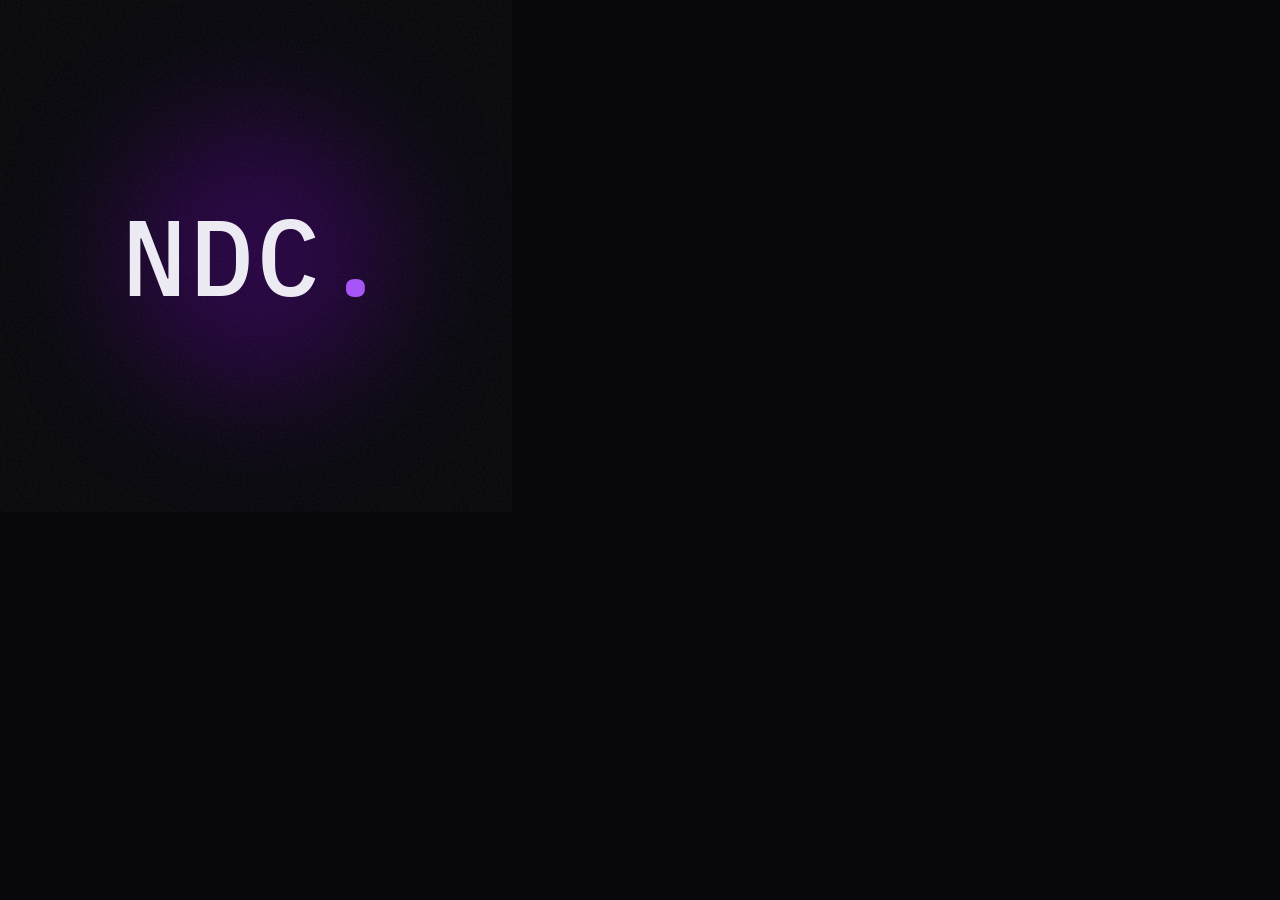
<file: logo.html>
<!DOCTYPE html>
<html lang="en">
<head>
  <meta charset="UTF-8">
  <title>Logo — NDC.</title>
  <link rel="preconnect" href="https://fonts.googleapis.com">
  <link rel="preconnect" href="https://fonts.gstatic.com" crossorigin>
  <link href="https://fonts.googleapis.com/css2?family=IBM+Plex+Mono:wght@500&display=swap" rel="stylesheet">
  <style>
    * { box-sizing: border-box; margin: 0; padding: 0; }

    html, body {
      width: 512px;
      height: 512px;
      overflow: hidden;
    }

    body {
      background: #08080c;
      position: relative;
      display: flex;
      align-items: center;
      justify-content: center;
    }

    body::before {
      content: '';
      position: absolute;
      inset: 0;
      background-image: url("data:image/svg+xml,%3Csvg viewBox='0 0 256 256' xmlns='http://www.w3.org/2000/svg'%3E%3Cfilter id='n'%3E%3CfeTurbulence type='fractalNoise' baseFrequency='0.85' numOctaves='4' stitchTiles='stitch'/%3E%3C/filter%3E%3Crect width='100%25' height='100%25' filter='url(%23n)' opacity='0.05'/%3E%3C/svg%3E");
      pointer-events: none;
    }

    .glow {
      position: absolute;
      width: 280px;
      height: 280px;
      border-radius: 50%;
      background: rgba(126, 1, 212, 0.28);
      filter: blur(60px);
      pointer-events: none;
    }

    .logo {
      position: relative;
      z-index: 1;
      font-family: 'IBM Plex Mono', monospace;
      font-size: 108px;
      font-weight: 500;
      letter-spacing: 0.02em;
      color: #eceaf2;
      line-height: 1;
    }

    .logo span {
      color: #a855f7;
    }
  </style>
</head>
<body>
  <div class="glow" aria-hidden="true"></div>
  <p class="logo">NDC<span>.</span></p>
</body>
</html>
</file>
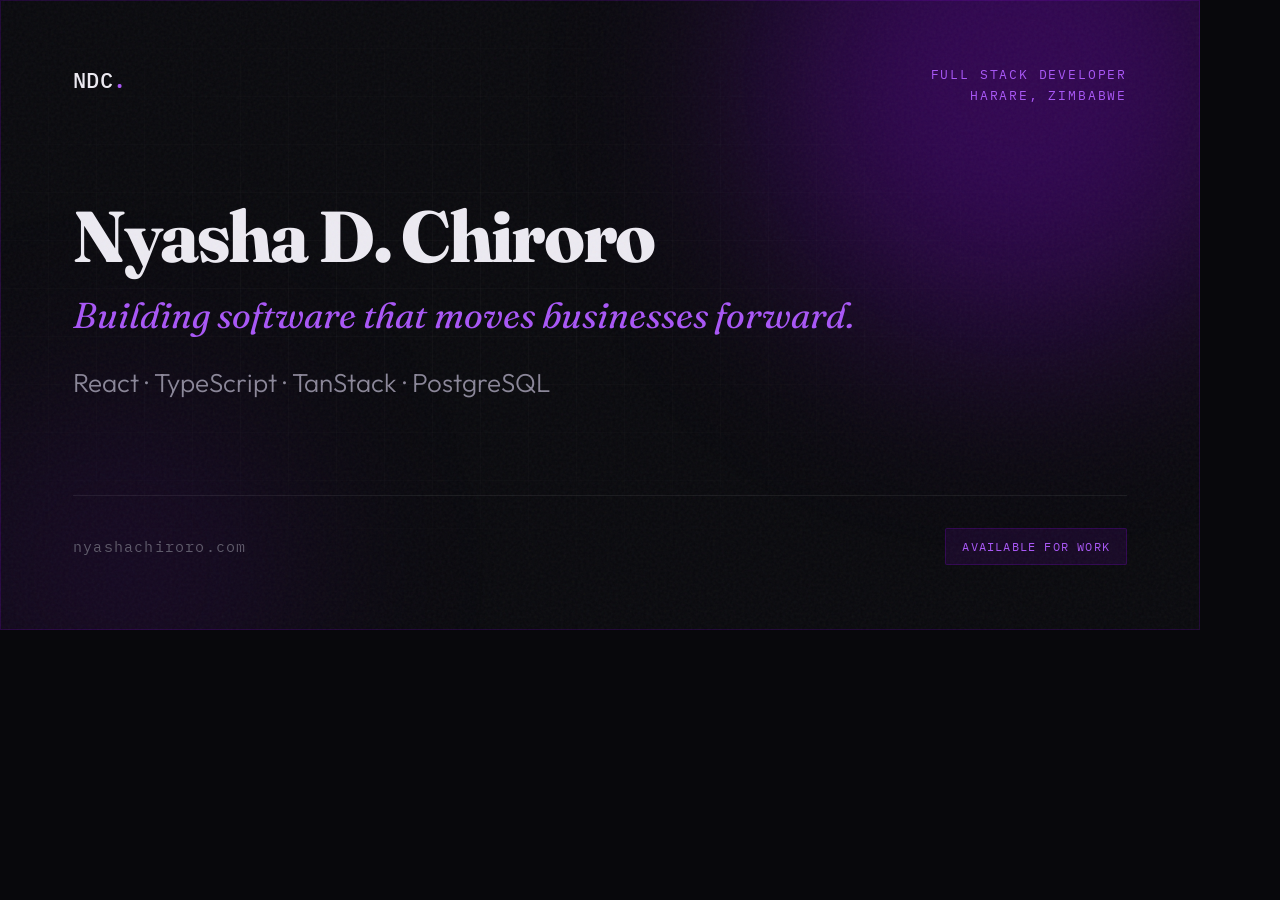
<file: og.html>
<!DOCTYPE html>
<html lang="en">
<head>
  <meta charset="UTF-8">
  <title>OG Image — Nyasha D. Chiroro</title>
  <link rel="preconnect" href="https://fonts.googleapis.com">
  <link rel="preconnect" href="https://fonts.gstatic.com" crossorigin>
  <link href="https://fonts.googleapis.com/css2?family=Fraunces:ital,opsz,wght@0,9..144,600;0,9..144,800;1,9..144,400&family=Outfit:wght@300;500&family=IBM+Plex+Mono:wght@500&display=swap" rel="stylesheet">
  <style>
    * { box-sizing: border-box; margin: 0; padding: 0; }

    html, body {
      width: 1200px;
      height: 630px;
      overflow: hidden;
    }

    body {
      font-family: 'Outfit', system-ui, sans-serif;
      background: #08080c;
      color: #eceaf2;
      position: relative;
    }

    body::before {
      content: '';
      position: absolute;
      inset: 0;
      background-image: url("data:image/svg+xml,%3Csvg viewBox='0 0 256 256' xmlns='http://www.w3.org/2000/svg'%3E%3Cfilter id='n'%3E%3CfeTurbulence type='fractalNoise' baseFrequency='0.85' numOctaves='4' stitchTiles='stitch'/%3E%3C/filter%3E%3Crect width='100%25' height='100%25' filter='url(%23n)' opacity='0.05'/%3E%3C/svg%3E");
      pointer-events: none;
      z-index: 2;
    }

    .glow {
      position: absolute;
      border-radius: 50%;
      filter: blur(100px);
      pointer-events: none;
    }
    .glow--1 {
      width: 520px;
      height: 520px;
      top: -180px;
      right: -80px;
      background: rgba(126, 1, 212, 0.35);
    }
    .glow--2 {
      width: 360px;
      height: 360px;
      bottom: -120px;
      left: -60px;
      background: rgba(126, 1, 212, 0.12);
    }

    .grid {
      position: absolute;
      inset: 0;
      background-image:
        linear-gradient(rgba(255,255,255,0.05) 1px, transparent 1px),
        linear-gradient(90deg, rgba(255,255,255,0.05) 1px, transparent 1px);
      background-size: 48px 48px;
      mask-image: radial-gradient(ellipse 85% 75% at 35% 45%, black 15%, transparent 72%);
      opacity: 0.45;
    }

    .frame {
      position: relative;
      z-index: 1;
      width: 1200px;
      height: 630px;
      padding: 64px 72px;
      display: flex;
      flex-direction: column;
      justify-content: space-between;
      border: 1px solid rgba(126, 1, 212, 0.2);
    }

    .top {
      display: flex;
      justify-content: space-between;
      align-items: flex-start;
    }

    .logo {
      font-family: 'IBM Plex Mono', monospace;
      font-size: 22px;
      font-weight: 500;
      letter-spacing: 0.02em;
    }
    .logo span { color: #a855f7; }

    .eyebrow {
      font-family: 'IBM Plex Mono', monospace;
      font-size: 13px;
      letter-spacing: 0.14em;
      text-transform: uppercase;
      color: #a855f7;
      text-align: right;
      line-height: 1.6;
    }

    .main {
      max-width: 900px;
    }

    .name {
      font-family: 'Fraunces', Georgia, serif;
      font-size: 72px;
      font-weight: 800;
      line-height: 1.02;
      letter-spacing: -0.03em;
      margin-bottom: 20px;
    }

    .tagline {
      font-family: 'Fraunces', Georgia, serif;
      font-size: 36px;
      font-weight: 400;
      font-style: italic;
      color: #a855f7;
      line-height: 1.2;
      margin-bottom: 28px;
    }

    .role {
      font-size: 26px;
      font-weight: 300;
      color: #8a8698;
      line-height: 1.4;
    }

    .bottom {
      display: flex;
      align-items: center;
      justify-content: space-between;
      padding-top: 32px;
      border-top: 1px solid rgba(255, 255, 255, 0.07);
    }

    .domain {
      font-family: 'IBM Plex Mono', monospace;
      font-size: 15px;
      letter-spacing: 0.08em;
      color: #5c5868;
    }

    .badge {
      font-family: 'IBM Plex Mono', monospace;
      font-size: 12px;
      letter-spacing: 0.1em;
      text-transform: uppercase;
      color: #a855f7;
      background: rgba(126, 1, 212, 0.12);
      border: 1px solid rgba(126, 1, 212, 0.25);
      padding: 10px 16px;
      border-radius: 2px;
    }
  </style>
</head>
<body>
  <div class="glow glow--1" aria-hidden="true"></div>
  <div class="glow glow--2" aria-hidden="true"></div>
  <div class="grid" aria-hidden="true"></div>

  <div class="frame">
    <div class="top">
      <p class="logo">NDC<span>.</span></p>
      <p class="eyebrow">Full Stack Developer<br>Harare, Zimbabwe</p>
    </div>

    <div class="main">
      <h1 class="name">Nyasha D. Chiroro</h1>
      <p class="tagline">Building software that moves businesses forward.</p>
      <p class="role">React · TypeScript · TanStack · PostgreSQL</p>
    </div>

    <div class="bottom">
      <span class="domain">nyashachiroro.com</span>
      <span class="badge">Available for work</span>
    </div>
  </div>
</body>
</html>
</file>
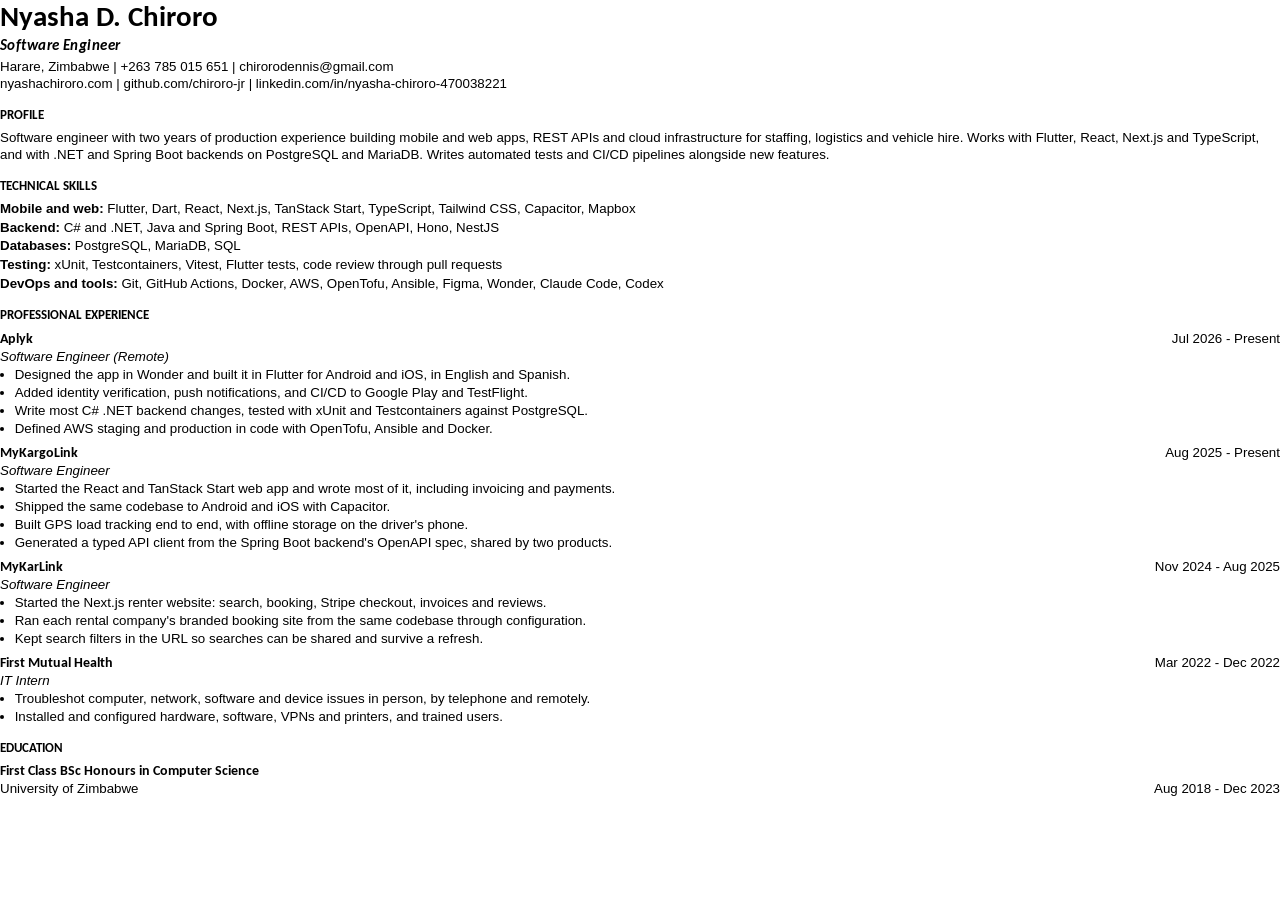
<file: asset-gen/cv.html>
<!DOCTYPE html>
<html lang="en">
<head>
<meta charset="UTF-8">
<title>Nyasha D. Chiroro Software Engineer CV</title>
<meta name="author" content="Nyasha D. Chiroro">
<link href="https://fonts.googleapis.com/css2?family=Carlito:ital,wght@0,700;1,700&display=swap" rel="stylesheet">
<style>
  @page { size: Letter; margin: 0.55in 0.6in 0.5in; }
  * { box-sizing: border-box; margin: 0; padding: 0; }
  body {
    font-family: 'Liberation Sans', Arial, sans-serif;
    font-size: 10pt;
    line-height: 1.3;
    color: #000;
  }
  a { color: inherit; text-decoration: none; }
  h1, h2, .company { font-family: Carlito, Calibri, sans-serif; font-weight: 700; }
  h1 { font-size: 22pt; line-height: 1.1; }
  .headline { font-family: Carlito, Calibri, sans-serif; font-weight: 700; font-style: italic; font-size: 11pt; letter-spacing: 0.03em; margin: 3pt 0 2pt; }
  h2 { font-size: 9.5pt; text-transform: uppercase; margin: 11pt 0 4pt; }
  .skills p { margin-top: 1pt; }
  .job { margin-top: 5pt; break-inside: avoid; }
  .row { display: flex; justify-content: space-between; align-items: baseline; gap: 12pt; }
  .company { font-size: 10.5pt; }
  .role { font-style: italic; }
  ul { padding-left: 11pt; }
  li { margin-top: 0.5pt; }
</style>
</head>
<body>
<header>
  <h1>Nyasha D. Chiroro</h1>
  <p class="headline">Software Engineer</p>
  <p>Harare, Zimbabwe | +263 785 015 651 | <a href="mailto:chirorodennis@gmail.com">chirorodennis@gmail.com</a></p>
  <p><a href="https://nyashachiroro.com">nyashachiroro.com</a> | <a href="https://github.com/chiroro-jr">github.com/chiroro-jr</a> | <a href="https://www.linkedin.com/in/nyasha-chiroro-470038221">linkedin.com/in/nyasha-chiroro-470038221</a></p>
</header>

<h2>Profile</h2>
<p>
  Software engineer with two years of production experience building mobile and web apps, REST APIs and cloud
  infrastructure for staffing, logistics and vehicle hire. Works with Flutter, React, Next.js and TypeScript, and with
  .NET and Spring Boot backends on PostgreSQL and MariaDB. Writes automated tests and CI/CD pipelines alongside new features.
</p>

<h2>Technical Skills</h2>
<div class="skills">
  <p><b>Mobile and web:</b> Flutter, Dart, React, Next.js, TanStack Start, TypeScript, Tailwind CSS, Capacitor, Mapbox</p>
  <p><b>Backend:</b> C# and .NET, Java and Spring Boot, REST APIs, OpenAPI, Hono, NestJS</p>
  <p><b>Databases:</b> PostgreSQL, MariaDB, SQL</p>
  <p><b>Testing:</b> xUnit, Testcontainers, Vitest, Flutter tests, code review through pull requests</p>
  <p><b>DevOps and tools:</b> Git, GitHub Actions, Docker, AWS, OpenTofu, Ansible, Figma, Wonder, Claude Code, Codex</p>
</div>

<h2>Professional Experience</h2>

<div class="job">
  <div class="row"><span class="company">Aplyk</span><span>Jul 2026 - Present</span></div>
  <p class="role">Software Engineer (Remote)</p>
  <ul>
    <li>Designed the app in Wonder and built it in Flutter for Android and iOS, in English and Spanish.</li>
    <li>Added identity verification, push notifications, and CI/CD to Google Play and TestFlight.</li>
    <li>Write most C# .NET backend changes, tested with xUnit and Testcontainers against PostgreSQL.</li>
    <li>Defined AWS staging and production in code with OpenTofu, Ansible and Docker.</li>
  </ul>
</div>

<div class="job">
  <div class="row"><span class="company">MyKargoLink</span><span>Aug 2025 - Present</span></div>
  <p class="role">Software Engineer</p>
  <ul>
    <li>Started the React and TanStack Start web app and wrote most of it, including invoicing and payments.</li>
    <li>Shipped the same codebase to Android and iOS with Capacitor.</li>
    <li>Built GPS load tracking end to end, with offline storage on the driver's phone.</li>
    <li>Generated a typed API client from the Spring Boot backend's OpenAPI spec, shared by two products.</li>
  </ul>
</div>

<div class="job">
  <div class="row"><span class="company">MyKarLink</span><span>Nov 2024 - Aug 2025</span></div>
  <p class="role">Software Engineer</p>
  <ul>
    <li>Started the Next.js renter website: search, booking, Stripe checkout, invoices and reviews.</li>
    <li>Ran each rental company's branded booking site from the same codebase through configuration.</li>
    <li>Kept search filters in the URL so searches can be shared and survive a refresh.</li>
  </ul>
</div>

<div class="job">
  <div class="row"><span class="company">First Mutual Health</span><span>Mar 2022 - Dec 2022</span></div>
  <p class="role">IT Intern</p>
  <ul>
    <li>Troubleshot computer, network, software and device issues in person, by telephone and remotely.</li>
    <li>Installed and configured hardware, software, VPNs and printers, and trained users.</li>
  </ul>
</div>

<h2>Education</h2>
<p class="company">First Class BSc Honours in Computer Science</p>
<div class="row"><span>University of Zimbabwe</span><span>Aug 2018 - Dec 2023</span></div>
</body>
</html>
</file>
